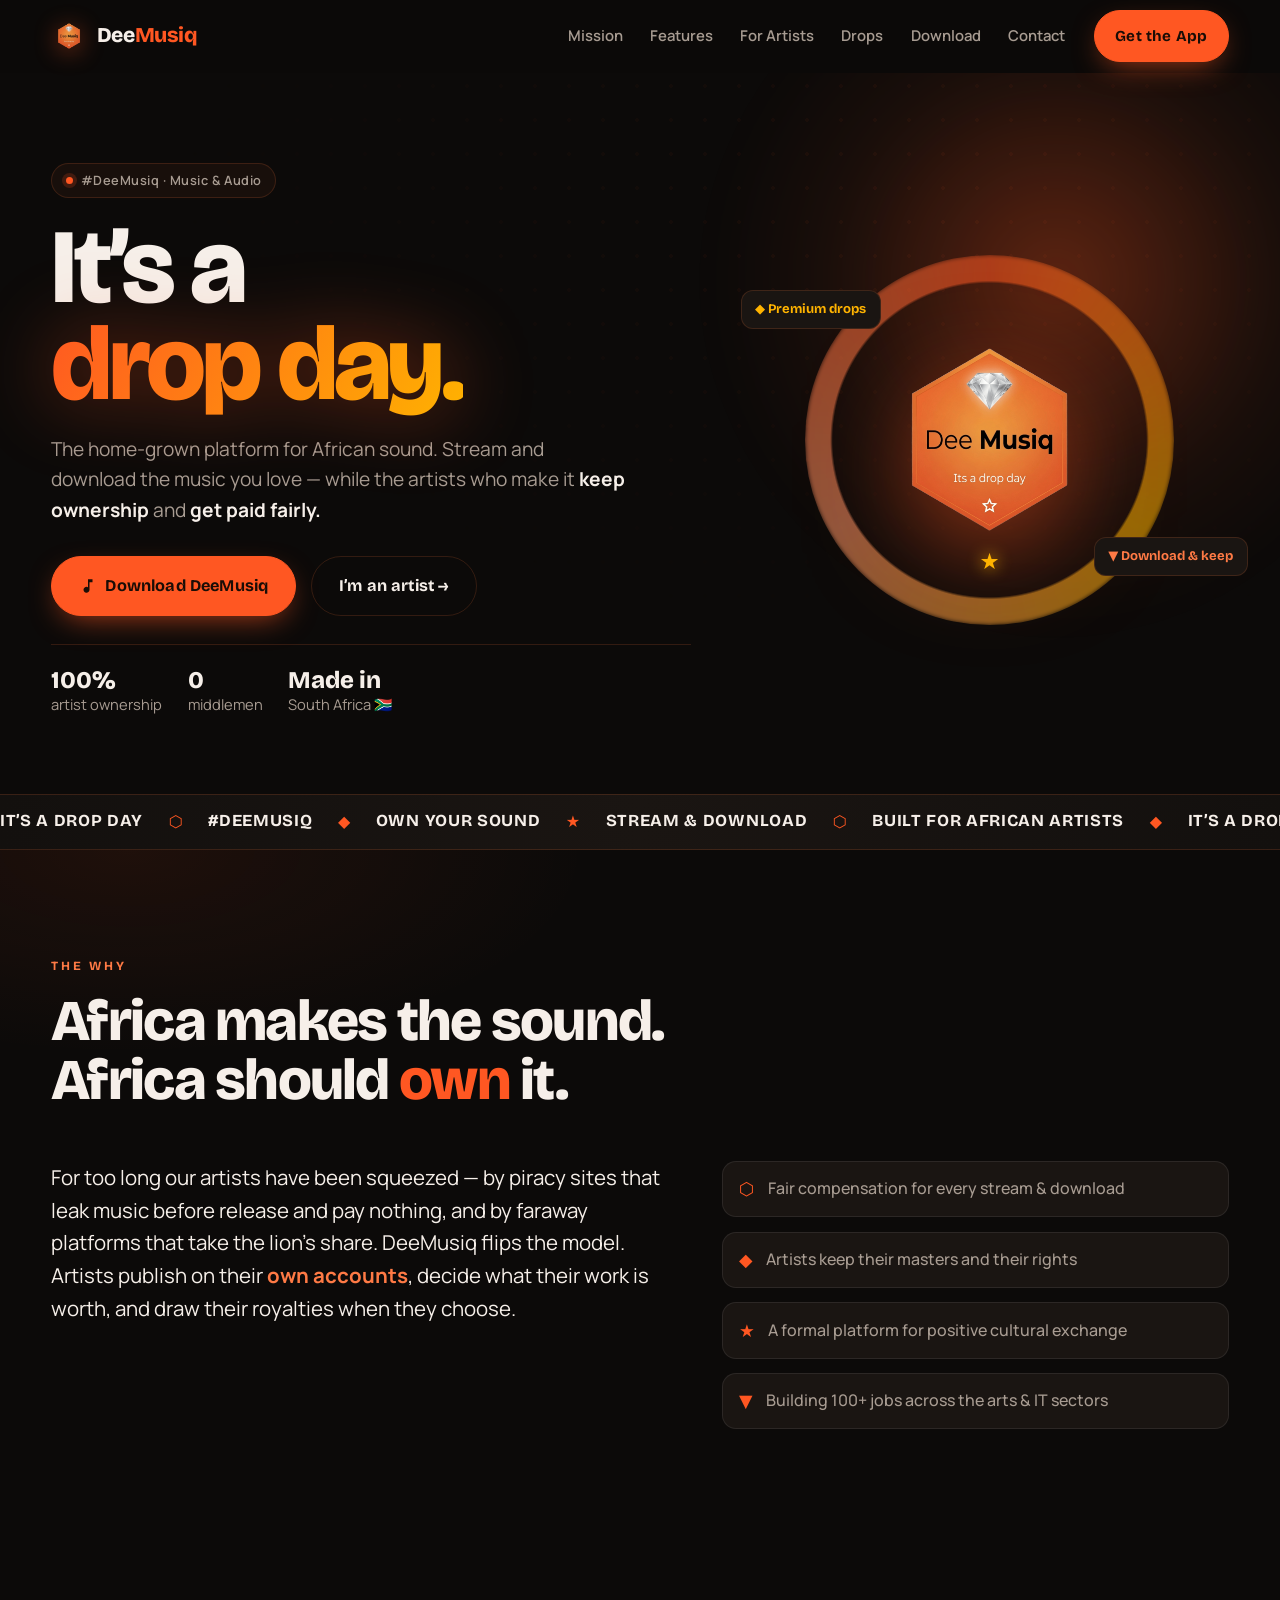
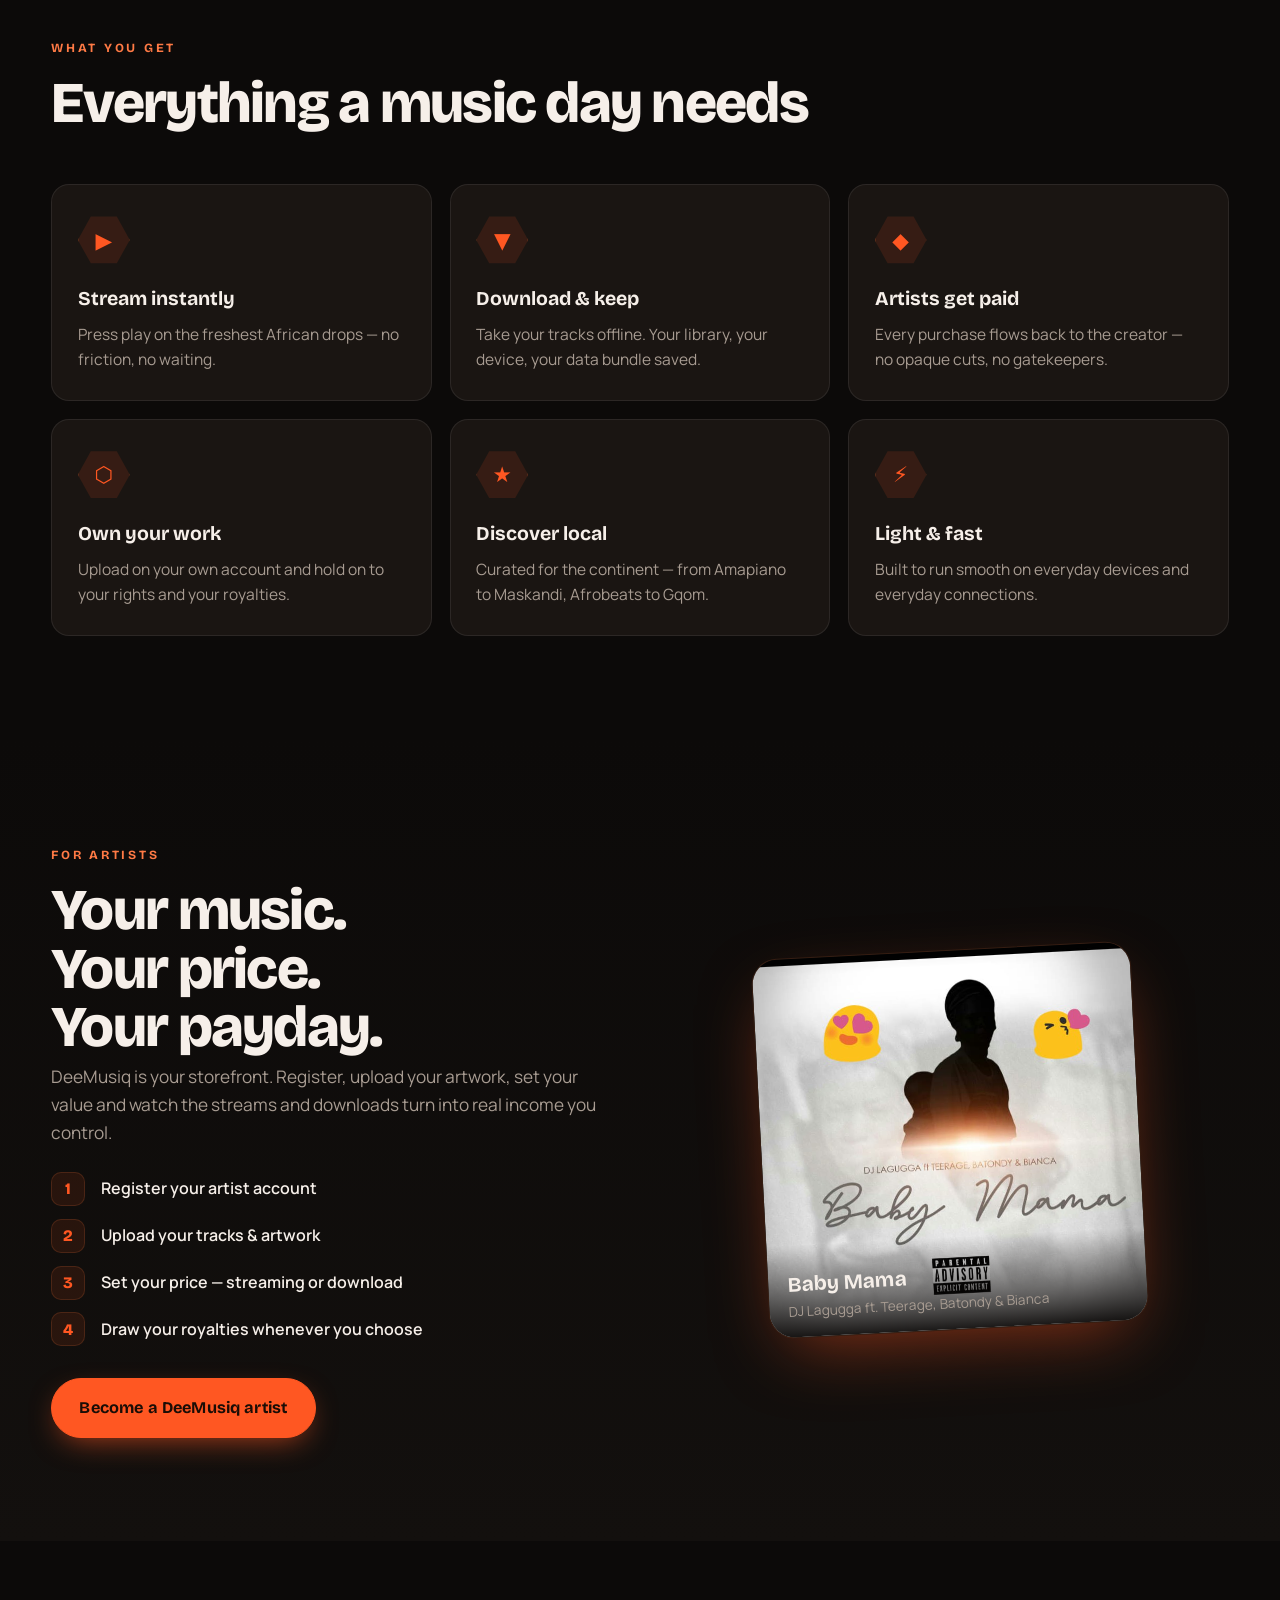
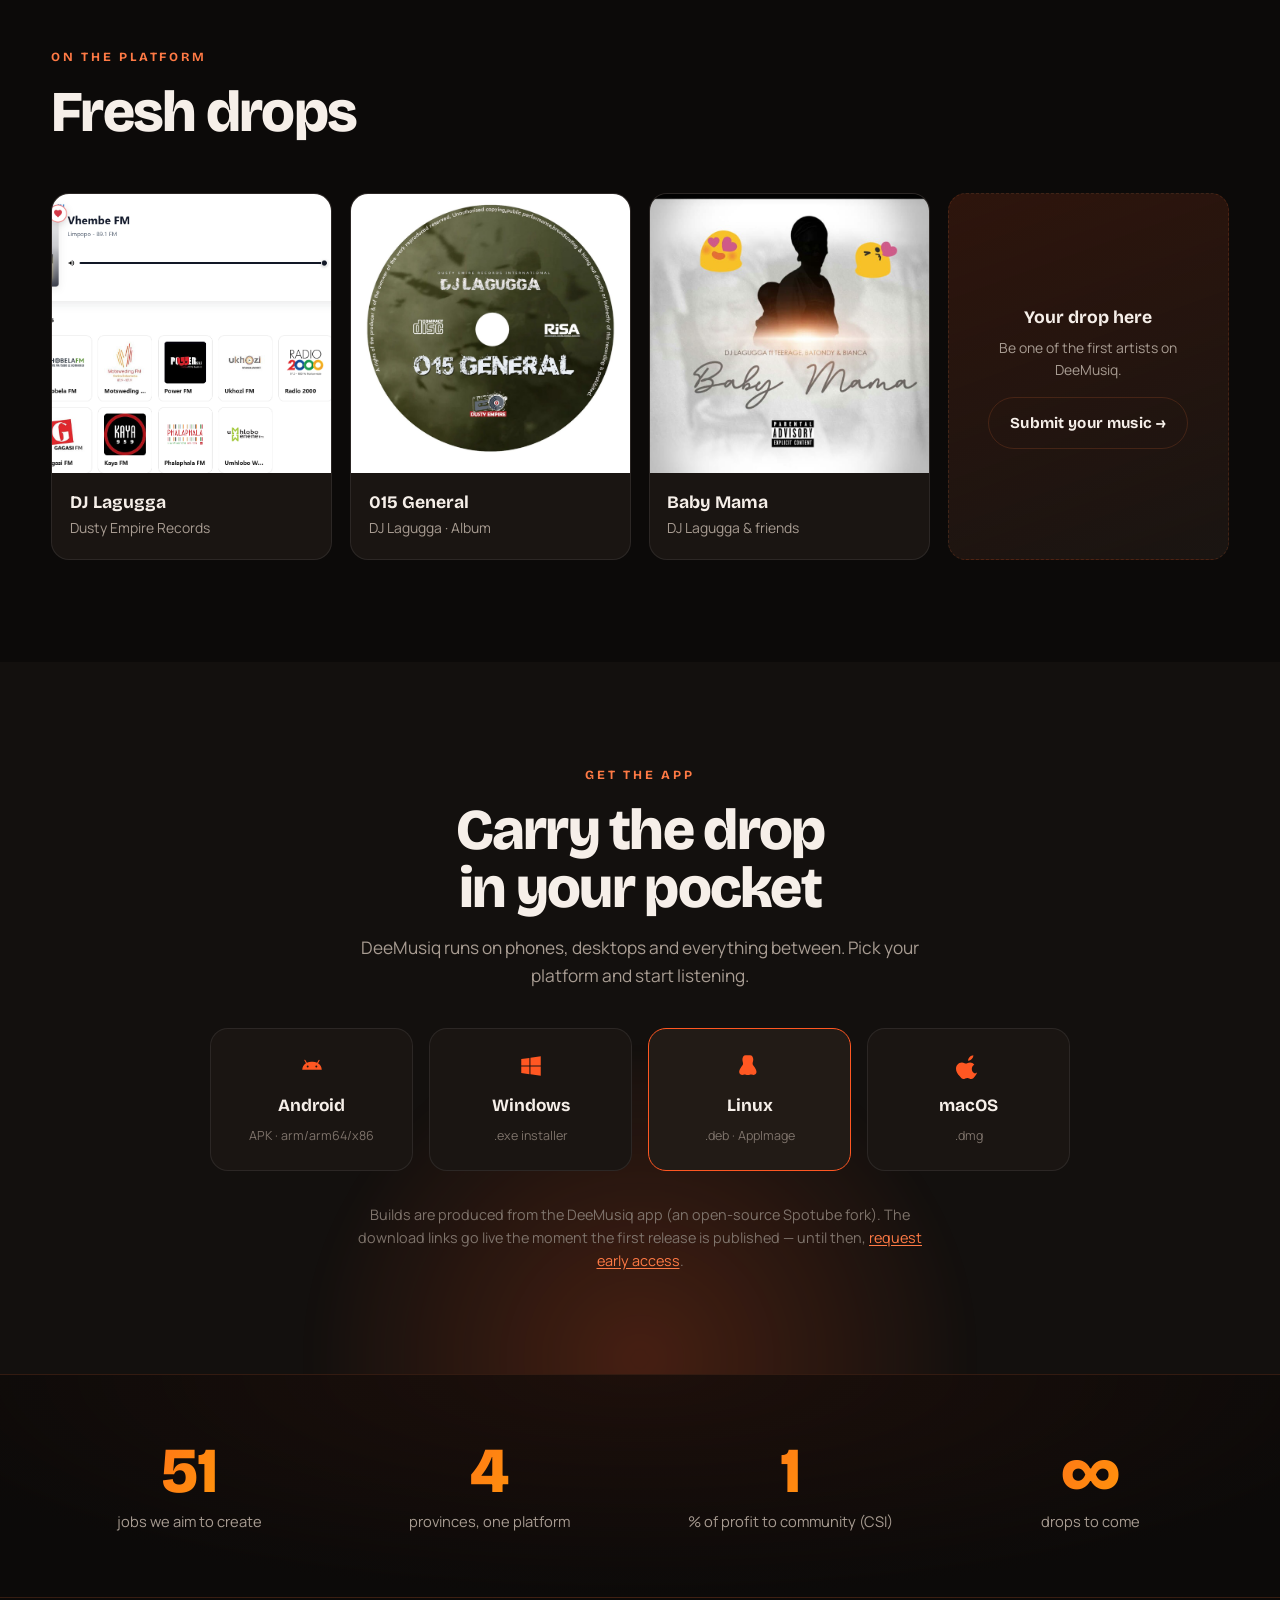
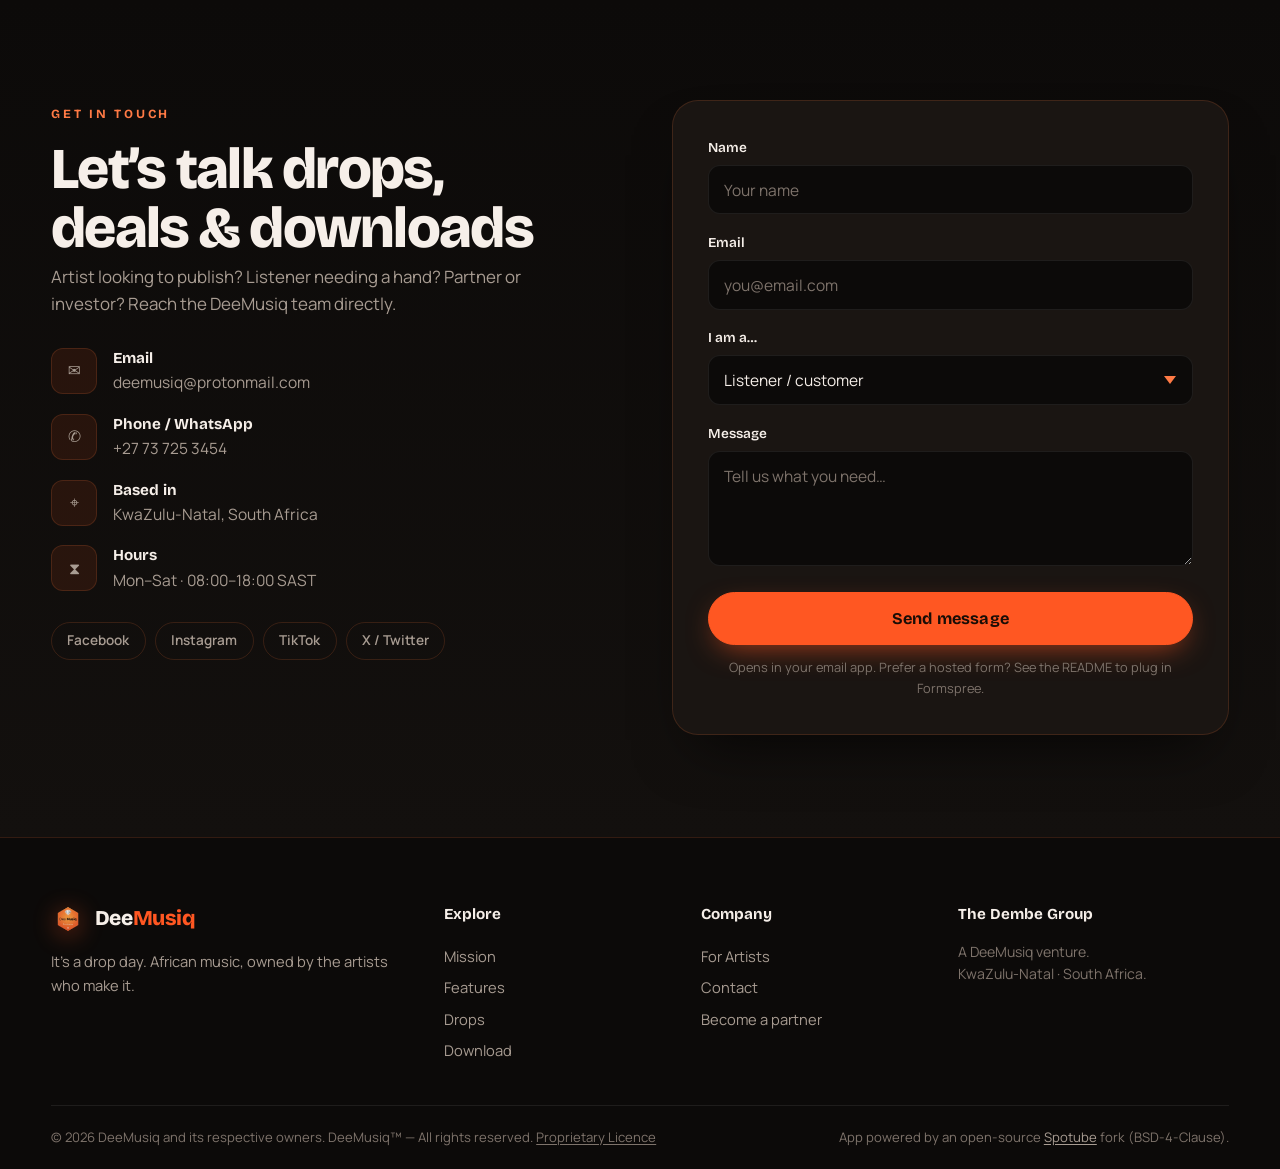
<file: index.html>
<!DOCTYPE html>
<html lang="en">
<head>
<meta charset="UTF-8" />
<meta name="viewport" content="width=device-width, initial-scale=1.0" />
<title>DeeMusiq — It's a drop day | African music, owned by artists</title>
<meta name="description" content="DeeMusiq is Africa's home-grown music platform. Stream and download the sound of the continent while artists keep ownership and get paid fairly. It's a drop day." />
<meta name="theme-color" content="#FF5722" />

<!-- Open Graph -->
<meta property="og:title" content="DeeMusiq — It's a drop day" />
<meta property="og:description" content="Stream & download African music. Artists own their work and get paid fairly. Built in South Africa." />
<meta property="og:type" content="website" />
<meta property="og:image" content="assets/img/apple-touch-icon.png" />

<link rel="icon" href="assets/img/favicon.ico" sizes="any" />
<link rel="icon" type="image/png" href="assets/img/favicon-32.png" />
<link rel="apple-touch-icon" href="assets/img/apple-touch-icon.png" />

<!-- Fonts: distinctive display + clean body -->
<link rel="preconnect" href="https://fonts.googleapis.com" />
<link rel="preconnect" href="https://fonts.gstatic.com" crossorigin />
<link href="https://fonts.googleapis.com/css2?family=Bricolage+Grotesque:opsz,wght@12..96,600;12..96,700;12..96,800&family=Manrope:wght@400;500;600;700&display=swap" rel="stylesheet" />

<link rel="stylesheet" href="css/styles.css" />
<!--
  Copyright (c) 2026 DeeMusiq and its respective owners. All rights reserved.
  DeeMusiq™ — "It's a drop day."

  This website, its source code, design, content, and brand assets are
  proprietary and confidential. Unauthorised copying, reproduction, distribution,
  modification, or commercial use is strictly prohibited and may result in civil
  and/or criminal liability under South African and international law.

  See LICENSE for full terms. Licensing enquiries: deemusiq@protonmail.com
-->
</head>
<body>
<a class="skip-link" href="#main">Skip to content</a>

<!-- ============ NAV ============ -->
<header class="nav" id="top">
  <div class="nav__inner">
    <a class="brand" href="#top" aria-label="DeeMusiq home">
      <img class="brand__mark" src="assets/img/logo.png" alt="" width="36" height="36" />
      <span class="brand__name">Dee<span>Musiq</span></span>
    </a>
    <nav class="nav__links" aria-label="Primary">
      <a href="#mission">Mission</a>
      <a href="#features">Features</a>
      <a href="#artists">For Artists</a>
      <a href="#drops">Drops</a>
      <a href="#download">Download</a>
      <a href="#contact">Contact</a>
    </nav>
    <a class="btn btn--solid nav__cta" href="#download">Get the App</a>
    <button class="nav__burger" aria-label="Open menu" aria-expanded="false" aria-controls="mobileMenu">
      <span></span><span></span><span></span>
    </button>
  </div>
  <nav class="nav__mobile" id="mobileMenu" aria-label="Mobile" hidden>
    <a href="#mission">Mission</a>
    <a href="#features">Features</a>
    <a href="#artists">For Artists</a>
    <a href="#drops">Drops</a>
    <a href="#download">Download</a>
    <a href="#contact">Contact</a>
    <a class="btn btn--solid" href="#download">Get the App</a>
  </nav>
</header>

<main id="main">

  <!-- ============ HERO ============ -->
  <section class="hero" id="hero">
    <div class="hero__honey" aria-hidden="true"></div>
    <div class="hero__glow" aria-hidden="true"></div>

    <div class="hero__inner">
      <div class="hero__copy">
        <span class="eyebrow reveal"><span class="dot"></span> #DeeMusiq · Music &amp; Audio</span>
        <h1 class="hero__title reveal">
          It&rsquo;s a<br><span class="hl">drop&nbsp;day.</span>
        </h1>
        <p class="hero__lead reveal">
          The home-grown platform for African sound. Stream and download the music you love —
          while the artists who make it <strong>keep ownership</strong> and <strong>get paid fairly.</strong>
        </p>
        <div class="hero__cta reveal">
          <a class="btn btn--solid btn--lg" href="#download">
            <svg viewBox="0 0 24 24" width="18" height="18" aria-hidden="true"><path fill="currentColor" d="M12 3v10.55A4 4 0 1 0 14 17V7h4V3z"/></svg>
            Download DeeMusiq
          </a>
          <a class="btn btn--ghost btn--lg" href="#artists">I&rsquo;m an artist →</a>
        </div>
        <ul class="hero__meta reveal">
          <li><strong>100%</strong> artist ownership</li>
          <li><strong>0</strong> middlemen</li>
          <li><strong>Made in</strong> South Africa 🇿🇦</li>
        </ul>
      </div>

      <div class="hero__art reveal" aria-hidden="true">
        <div class="hexcard">
          <div class="hexcard__ring"></div>
          <img src="assets/img/logo.png" alt="" class="hexcard__logo" />
          <span class="hexcard__star">★</span>
        </div>
        <div class="floatchip floatchip--1">◆ Premium drops</div>
        <div class="floatchip floatchip--2">▼ Download &amp; keep</div>
      </div>
    </div>
  </section>

  <!-- ============ TICKER ============ -->
  <div class="ticker" aria-hidden="true">
    <div class="ticker__track">
      <span>It&rsquo;s a drop day</span><i>⬡</i><span>#DeeMusiq</span><i>◆</i><span>Own your sound</span><i>★</i><span>Stream &amp; download</span><i>⬡</i><span>Built for African artists</span><i>◆</i>
      <span>It&rsquo;s a drop day</span><i>⬡</i><span>#DeeMusiq</span><i>◆</i><span>Own your sound</span><i>★</i><span>Stream &amp; download</span><i>⬡</i><span>Built for African artists</span><i>◆</i>
    </div>
  </div>

  <!-- ============ MISSION ============ -->
  <section class="section mission" id="mission">
    <div class="wrap">
      <div class="section__head">
        <span class="kicker">The why</span>
        <h2 class="section__title">Africa makes the sound.<br>Africa should <em>own</em> it.</h2>
      </div>
      <div class="mission__grid">
        <p class="mission__lead">
          For too long our artists have been squeezed — by piracy sites that leak music before
          release and pay nothing, and by faraway platforms that take the lion&rsquo;s share.
          DeeMusiq flips the model. Artists publish on their <strong>own accounts</strong>,
          decide what their work is worth, and draw their royalties when they choose.
        </p>
        <ul class="mission__points">
          <li><span>⬡</span> Fair compensation for every stream &amp; download</li>
          <li><span>◆</span> Artists keep their masters and their rights</li>
          <li><span>★</span> A formal platform for positive cultural exchange</li>
          <li><span>▼</span> Building 100+ jobs across the arts &amp; IT sectors</li>
        </ul>
      </div>
    </div>
  </section>

  <!-- ============ FEATURES ============ -->
  <section class="section features" id="features">
    <div class="wrap">
      <div class="section__head">
        <span class="kicker">What you get</span>
        <h2 class="section__title">Everything a music day needs</h2>
      </div>
      <div class="feat__grid">
        <article class="feat">
          <div class="feat__ic">▶</div>
          <h3>Stream instantly</h3>
          <p>Press play on the freshest African drops — no friction, no waiting.</p>
        </article>
        <article class="feat">
          <div class="feat__ic">▼</div>
          <h3>Download &amp; keep</h3>
          <p>Take your tracks offline. Your library, your device, your data bundle saved.</p>
        </article>
        <article class="feat">
          <div class="feat__ic">◆</div>
          <h3>Artists get paid</h3>
          <p>Every purchase flows back to the creator — no opaque cuts, no gatekeepers.</p>
        </article>
        <article class="feat">
          <div class="feat__ic">⬡</div>
          <h3>Own your work</h3>
          <p>Upload on your own account and hold on to your rights and your royalties.</p>
        </article>
        <article class="feat">
          <div class="feat__ic">★</div>
          <h3>Discover local</h3>
          <p>Curated for the continent — from Amapiano to Maskandi, Afrobeats to Gqom.</p>
        </article>
        <article class="feat">
          <div class="feat__ic">⚡</div>
          <h3>Light &amp; fast</h3>
          <p>Built to run smooth on everyday devices and everyday connections.</p>
        </article>
      </div>
    </div>
  </section>

  <!-- ============ FOR ARTISTS ============ -->
  <section class="section artists" id="artists">
    <div class="wrap artists__wrap">
      <div class="artists__copy">
        <span class="kicker">For artists</span>
        <h2 class="section__title">Your music.<br>Your price.<br>Your payday.</h2>
        <p>DeeMusiq is your storefront. Register, upload your artwork, set your value and
          watch the streams and downloads turn into real income you control.</p>
        <ol class="steps">
          <li><span>1</span> Register your artist account</li>
          <li><span>2</span> Upload your tracks &amp; artwork</li>
          <li><span>3</span> Set your price — streaming or download</li>
          <li><span>4</span> Draw your royalties whenever you choose</li>
        </ol>
        <a class="btn btn--solid btn--lg" href="#contact">Become a DeeMusiq artist</a>
      </div>
      <div class="artists__visual" aria-hidden="true">
        <figure class="drop">
          <img src="assets/img/cover-babymama.jpg" alt="" />
          <figcaption><strong>Baby Mama</strong><span>DJ Lagugga ft. Teerage, Batondy &amp; Bianca</span></figcaption>
        </figure>
      </div>
    </div>
  </section>

  <!-- ============ DROPS / FEATURED ============ -->
  <section class="section drops" id="drops">
    <div class="wrap">
      <div class="section__head">
        <span class="kicker">On the platform</span>
        <h2 class="section__title">Fresh drops</h2>
      </div>
      <div class="drops__grid">
        <article class="card">
          <div class="card__art"><img src="assets/img/artist-lagugga.png" alt="DJ Lagugga" /><span class="card__play">▶</span></div>
          <div class="card__body"><h3>DJ Lagugga</h3><p>Dusty Empire Records</p></div>
        </article>
        <article class="card">
          <div class="card__art"><img src="assets/img/cd-015general.jpg" alt="015 General" /><span class="card__play">▶</span></div>
          <div class="card__body"><h3>015 General</h3><p>DJ Lagugga · Album</p></div>
        </article>
        <article class="card">
          <div class="card__art"><img src="assets/img/cover-babymama.jpg" alt="Baby Mama" /><span class="card__play">▶</span></div>
          <div class="card__body"><h3>Baby Mama</h3><p>DJ Lagugga &amp; friends</p></div>
        </article>
        <article class="card card--cta">
          <div class="card__body card__body--cta">
            <h3>Your drop here</h3>
            <p>Be one of the first artists on DeeMusiq.</p>
            <a class="btn btn--ghost" href="#contact">Submit your music →</a>
          </div>
        </article>
      </div>
    </div>
  </section>

  <!-- ============ DOWNLOAD ============ -->
  <section class="section download" id="download">
    <div class="download__glow" aria-hidden="true"></div>
    <div class="wrap download__wrap">
      <span class="kicker">Get the app</span>
      <h2 class="section__title">Carry the drop<br>in your pocket</h2>
      <p class="download__lead">DeeMusiq runs on phones, desktops and everything between.
        Pick your platform and start listening.</p>

      <div class="dl__grid">
        <a class="dl" data-platform="android" href="#contact">
          <svg viewBox="0 0 24 24" width="26" height="26" aria-hidden="true"><path fill="currentColor" d="M17.6 9.5 19 7a.5.5 0 0 0-.86-.5l-1.43 2.48A8.9 8.9 0 0 0 12 8a8.9 8.9 0 0 0-4.7 1L5.86 6.5A.5.5 0 1 0 5 7l1.4 2.5A7.6 7.6 0 0 0 3 15.5h18a7.6 7.6 0 0 0-3.4-6ZM8 13.4a.9.9 0 1 1 .9-.9.9.9 0 0 1-.9.9Zm8 0a.9.9 0 1 1 .9-.9.9.9 0 0 1-.9.9Z"/></svg>
          <span class="dl__k">Android</span><span class="dl__s">APK · arm/arm64/x86</span>
        </a>
        <a class="dl" data-platform="windows" href="#contact">
          <svg viewBox="0 0 24 24" width="26" height="26" aria-hidden="true"><path fill="currentColor" d="M3 5.5 10.5 4.5v7H3zM10.5 12.5v7L3 18.5v-6zM11.5 4.3 21 3v8.5h-9.5zM21 12.5V21l-9.5-1.3v-7.2z"/></svg>
          <span class="dl__k">Windows</span><span class="dl__s">.exe installer</span>
        </a>
        <a class="dl" data-platform="linux" href="#contact">
          <svg viewBox="0 0 24 24" width="26" height="26" aria-hidden="true"><path fill="currentColor" d="M12 2c2 0 3 1.8 3 4 0 1.7-.6 2.6-.6 3.9 0 1 .8 1.6 1.7 3 1 1.6 1.9 3.1 1.9 4.6 0 2-1.7 2.7-3 2.7-1 0-1.3-.4-2-.4s-1.6.6-3 .6-2.3-.6-3-.6-1 .4-2 .4c-1.3 0-3-.7-3-2.7 0-1.5.9-3 1.9-4.6.9-1.4 1.7-2 1.7-3 0-1.3-.6-2.2-.6-3.9 0-2.2 1-4 3-4Z"/></svg>
          <span class="dl__k">Linux</span><span class="dl__s">.deb · AppImage</span>
        </a>
        <a class="dl" data-platform="macos" href="#contact">
          <svg viewBox="0 0 24 24" width="26" height="26" aria-hidden="true"><path fill="currentColor" d="M16 2c0 1.5-.6 2.7-1.5 3.6-1 1-2.2 1.7-3.3 1.6-.2-1.4.6-2.8 1.4-3.6C13.5 2.7 15 2.1 16 2Zm3.5 16c-.5 1.2-1.1 2.3-2 3.4-1 1.3-1.9 2.6-3.4 2.6s-2-1-3.6-1-2.5 1-3.7 1-2.3-1.2-3.3-2.5C-.2 18-1 13.5 1.3 10.8c1-1.3 2.6-2.1 4.2-2.1 1.5 0 2.5 1 3.7 1s2-1 3.8-1c1.4 0 2.9.8 3.9 2.1-3.4 1.9-2.9 6.8.6 8.2Z"/></svg>
          <span class="dl__k">macOS</span><span class="dl__s">.dmg</span>
        </a>
      </div>
      <p class="download__note" id="dlNote">
        Builds are produced from the DeeMusiq app (an open-source Spotube fork).
        The download links go live the moment the first release is published — until then,
        <a href="#contact">request early access</a>.
      </p>
    </div>
  </section>

  <!-- ============ STATS ============ -->
  <section class="stats" aria-label="By the numbers">
    <div class="wrap stats__grid">
      <div class="stat"><b data-count="100">100</b><span>jobs we aim to create</span></div>
      <div class="stat"><b data-count="9">9</b><span>provinces, one platform</span></div>
      <div class="stat"><b data-count="2">2</b><span>% of profit to community (CSI)</span></div>
      <div class="stat"><b>∞</b><span>drops to come</span></div>
    </div>
  </section>

  <!-- ============ CONTACT ============ -->
  <section class="section contact" id="contact">
    <div class="wrap contact__wrap">
      <div class="contact__copy">
        <span class="kicker">Get in touch</span>
        <h2 class="section__title">Let&rsquo;s talk drops,<br>deals &amp; downloads</h2>
        <p>Artist looking to publish? Listener needing a hand? Partner or investor?
          Reach the DeeMusiq team directly.</p>

        <ul class="contact__list">
          <li>
            <span class="contact__ic">✉</span>
            <div><b>Email</b><a href="mailto:deemusiq@protonmail.com">deemusiq@protonmail.com</a></div>
          </li>
          <li>
            <span class="contact__ic">✆</span>
            <div><b>Phone / WhatsApp</b><a href="tel:+27737253454">+27 73 725 3454</a></div>
          </li>
          <li>
            <span class="contact__ic">⌖</span>
            <div><b>Based in</b><span>KwaZulu-Natal, South Africa</span></div>
          </li>
          <li>
            <span class="contact__ic">⧗</span>
            <div><b>Hours</b><span>Mon–Sat · 08:00–18:00 SAST</span></div>
          </li>
        </ul>

        <div class="contact__socials">
          <a href="#" aria-label="Facebook">Facebook</a>
          <a href="#" aria-label="Instagram">Instagram</a>
          <a href="#" aria-label="TikTok">TikTok</a>
          <a href="#" aria-label="X">X / Twitter</a>
        </div>
      </div>

      <form class="contact__form" id="contactForm" novalidate>
        <div class="field">
          <label for="cf-name">Name</label>
          <input id="cf-name" name="name" type="text" autocomplete="name" required placeholder="Your name" />
        </div>
        <div class="field">
          <label for="cf-email">Email</label>
          <input id="cf-email" name="email" type="email" autocomplete="email" required placeholder="you@email.com" />
        </div>
        <div class="field">
          <label for="cf-topic">I am a…</label>
          <select id="cf-topic" name="topic">
            <option>Listener / customer</option>
            <option>Artist wanting to publish</option>
            <option>Partner / investor</option>
            <option>Press / other</option>
          </select>
        </div>
        <div class="field">
          <label for="cf-msg">Message</label>
          <textarea id="cf-msg" name="message" rows="4" required placeholder="Tell us what you need…"></textarea>
        </div>
        <button class="btn btn--solid btn--lg btn--block" type="submit">Send message</button>
        <p class="form__hint">Opens in your email app. Prefer a hosted form? See the README to plug in Formspree.</p>
      </form>
    </div>
  </section>
</main>

<!-- ============ FOOTER ============ -->
<footer class="footer">
  <div class="wrap footer__grid">
    <div class="footer__brand">
      <a class="brand" href="#top">
        <img class="brand__mark" src="assets/img/logo.png" alt="" width="34" height="34" />
        <span class="brand__name">Dee<span>Musiq</span></span>
      </a>
      <p>It&rsquo;s a drop day. African music, owned by the artists who make it.</p>
    </div>
    <nav class="footer__col" aria-label="Explore">
      <h4>Explore</h4>
      <a href="#mission">Mission</a>
      <a href="#features">Features</a>
      <a href="#drops">Drops</a>
      <a href="#download">Download</a>
    </nav>
    <nav class="footer__col" aria-label="Company">
      <h4>Company</h4>
      <a href="#artists">For Artists</a>
      <a href="#contact">Contact</a>
      <a href="#contact">Become a partner</a>
    </nav>
    <div class="footer__col">
      <h4>The Dembe Group</h4>
      <p class="footer__fine">A DeeMusiq venture.<br>KwaZulu-Natal · South Africa.</p>
    </div>
  </div>
  <div class="footer__bar">
    <span>© <span id="yr">2026</span> DeeMusiq and its respective owners. DeeMusiq™ — All rights reserved. <a href="LICENSE" class="footer__license">Proprietary Licence</a></span>
    <span class="footer__attr">App powered by an open-source <a href="https://github.com/KRTirtho/spotube" rel="noopener">Spotube</a> fork (BSD-4-Clause).</span>
  </div>
</footer>

<script src="js/main.js"></script>
</body>
</html>
</file>
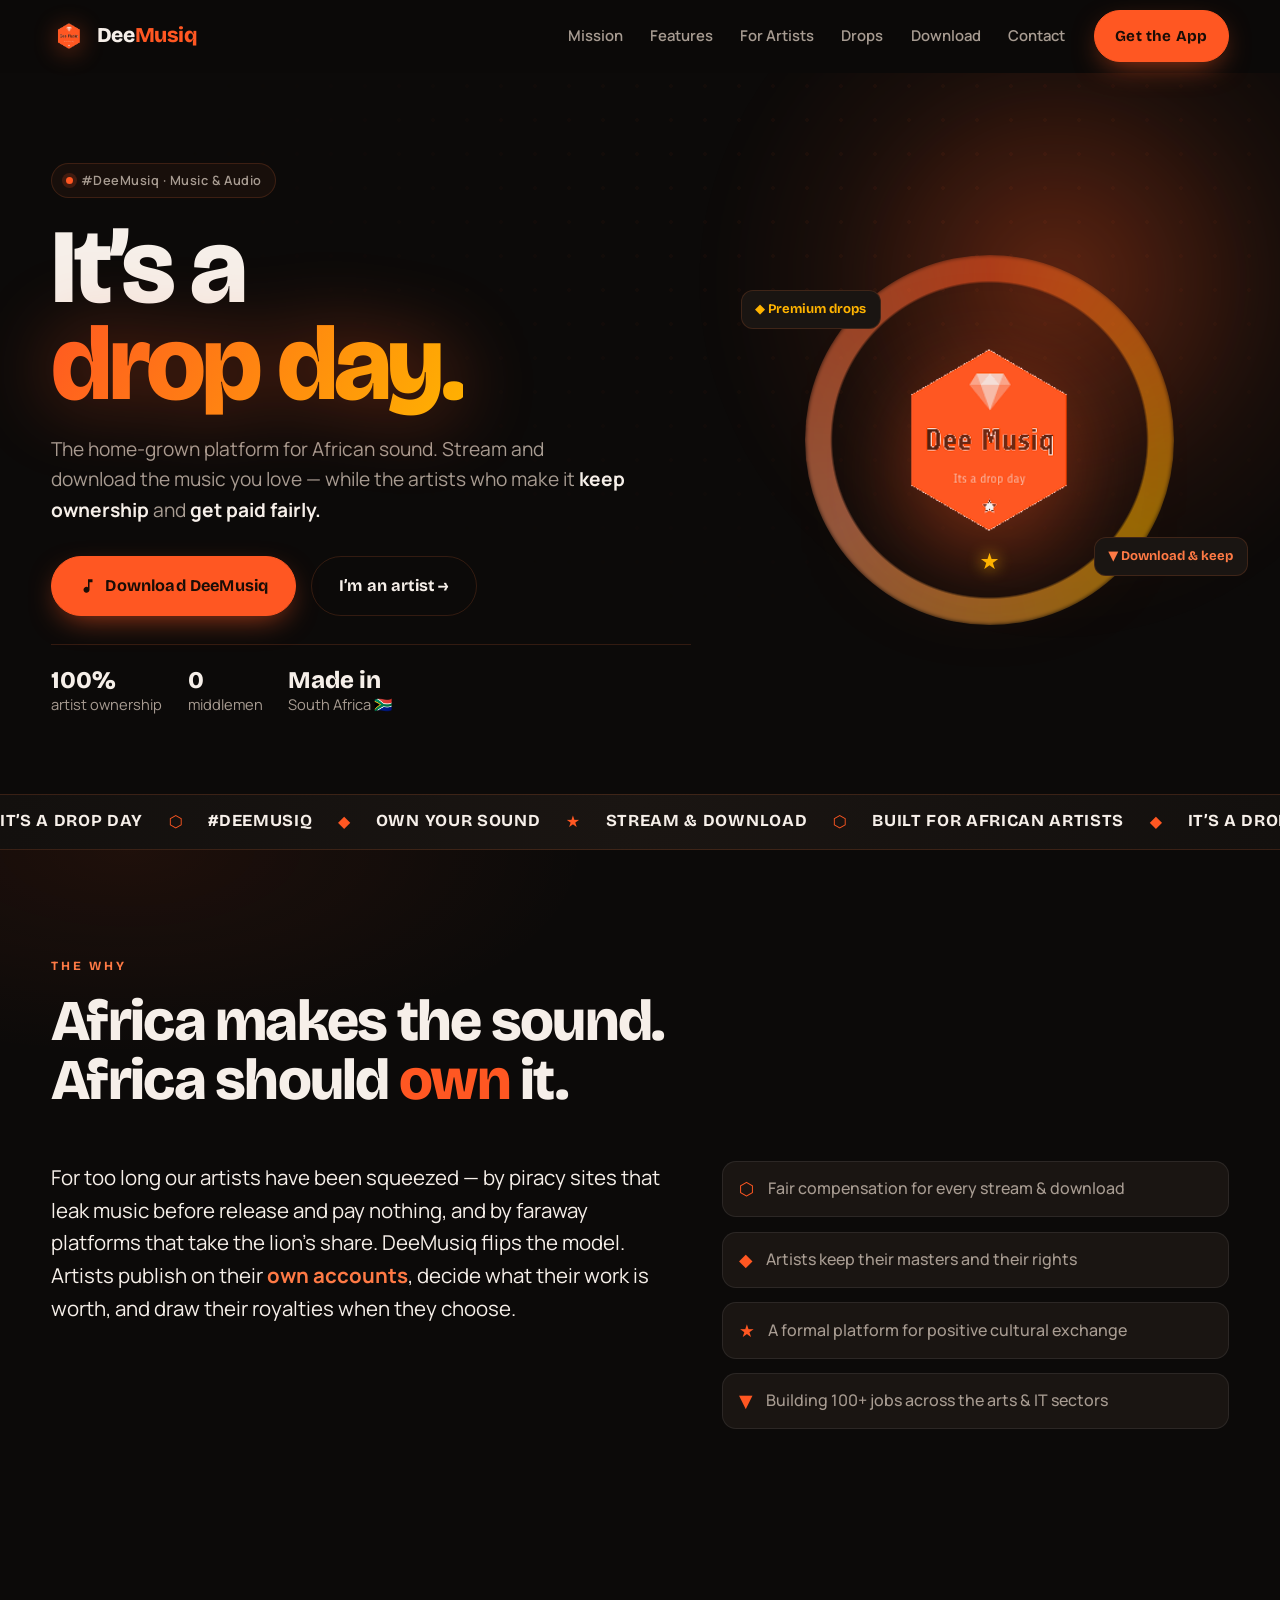
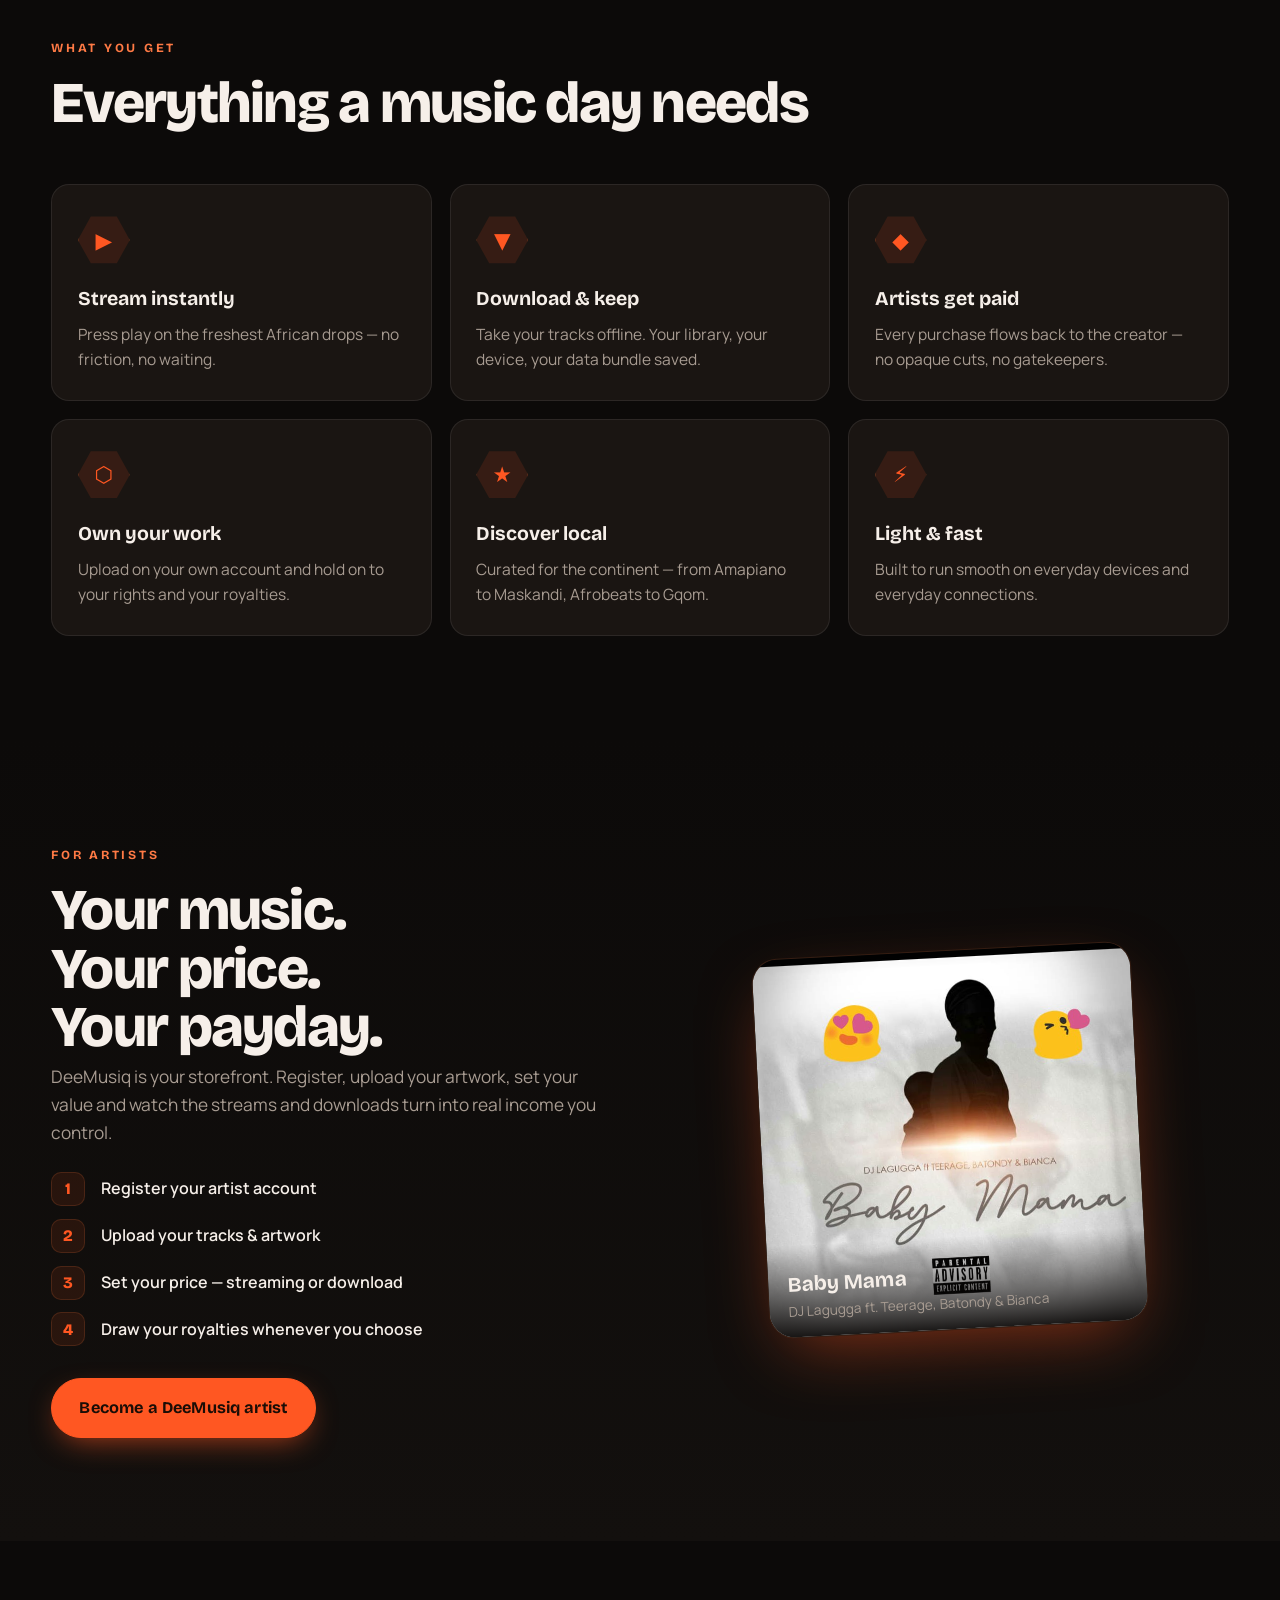
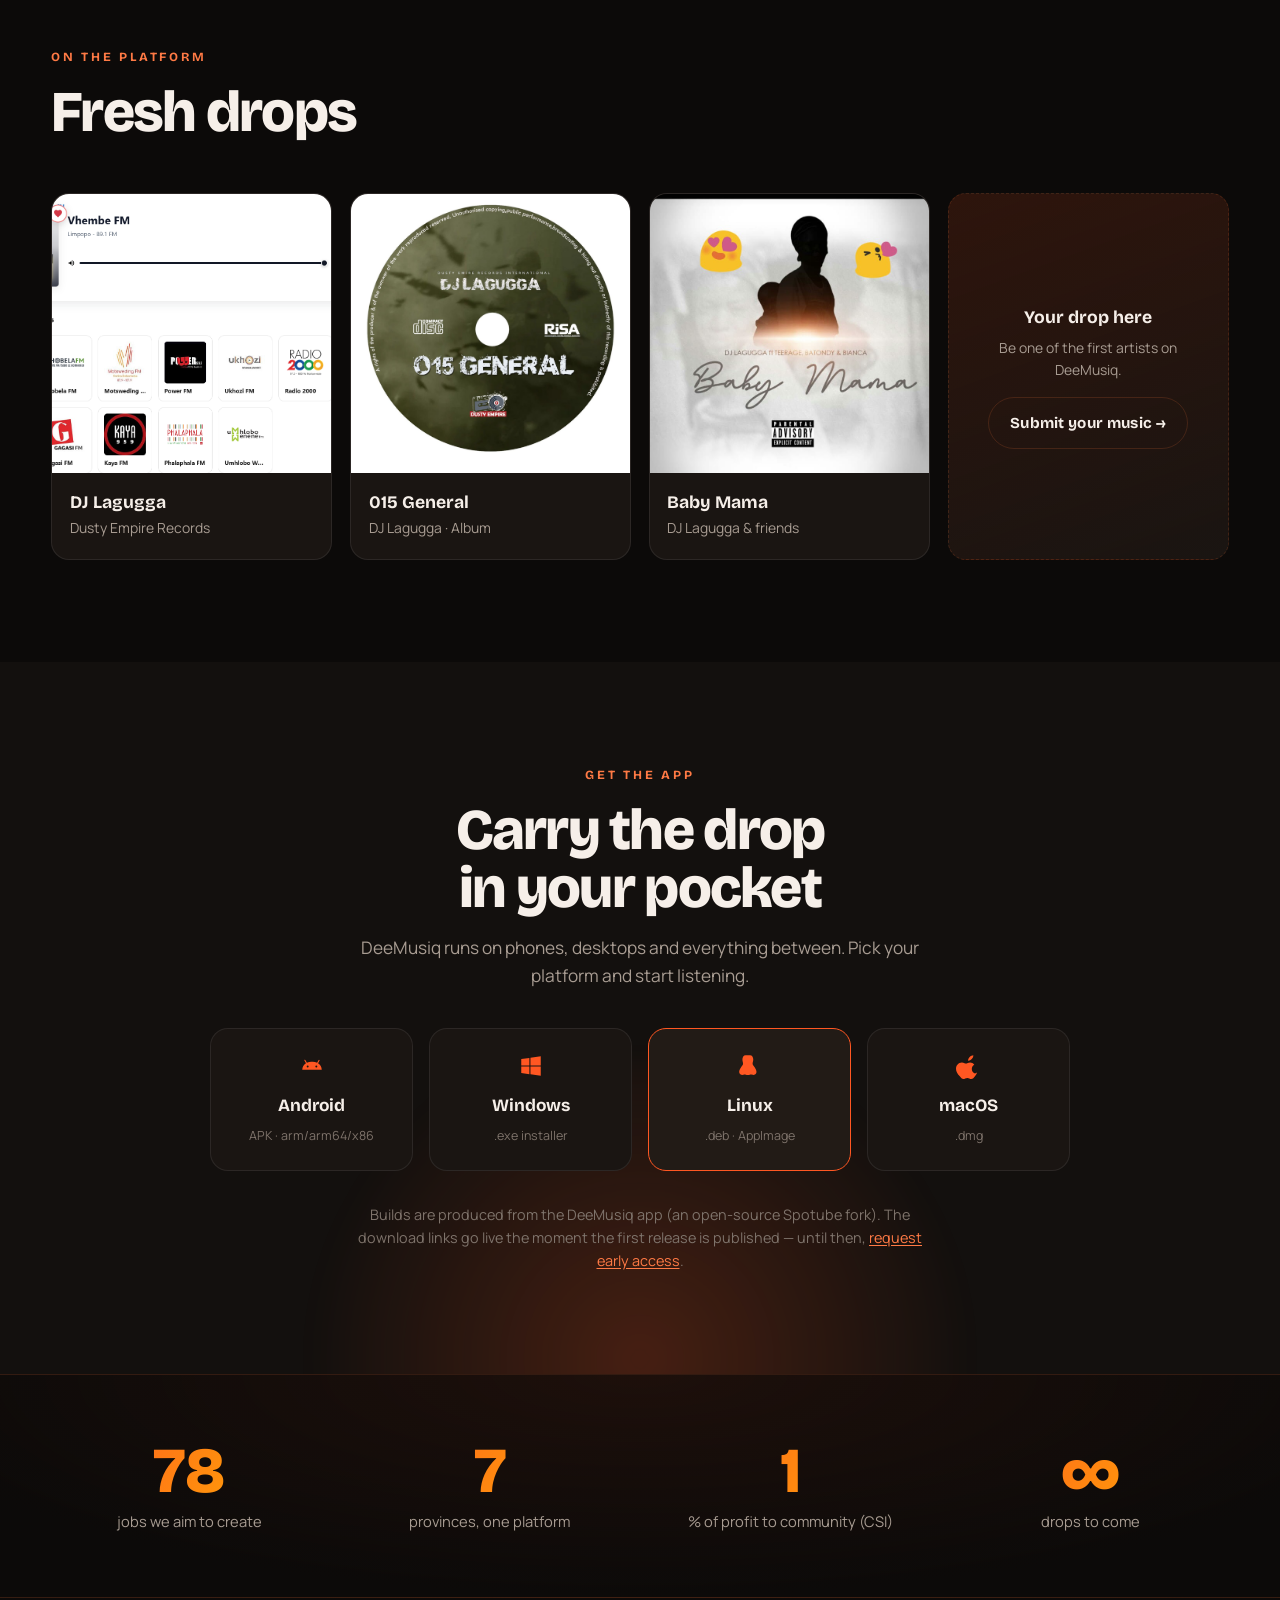
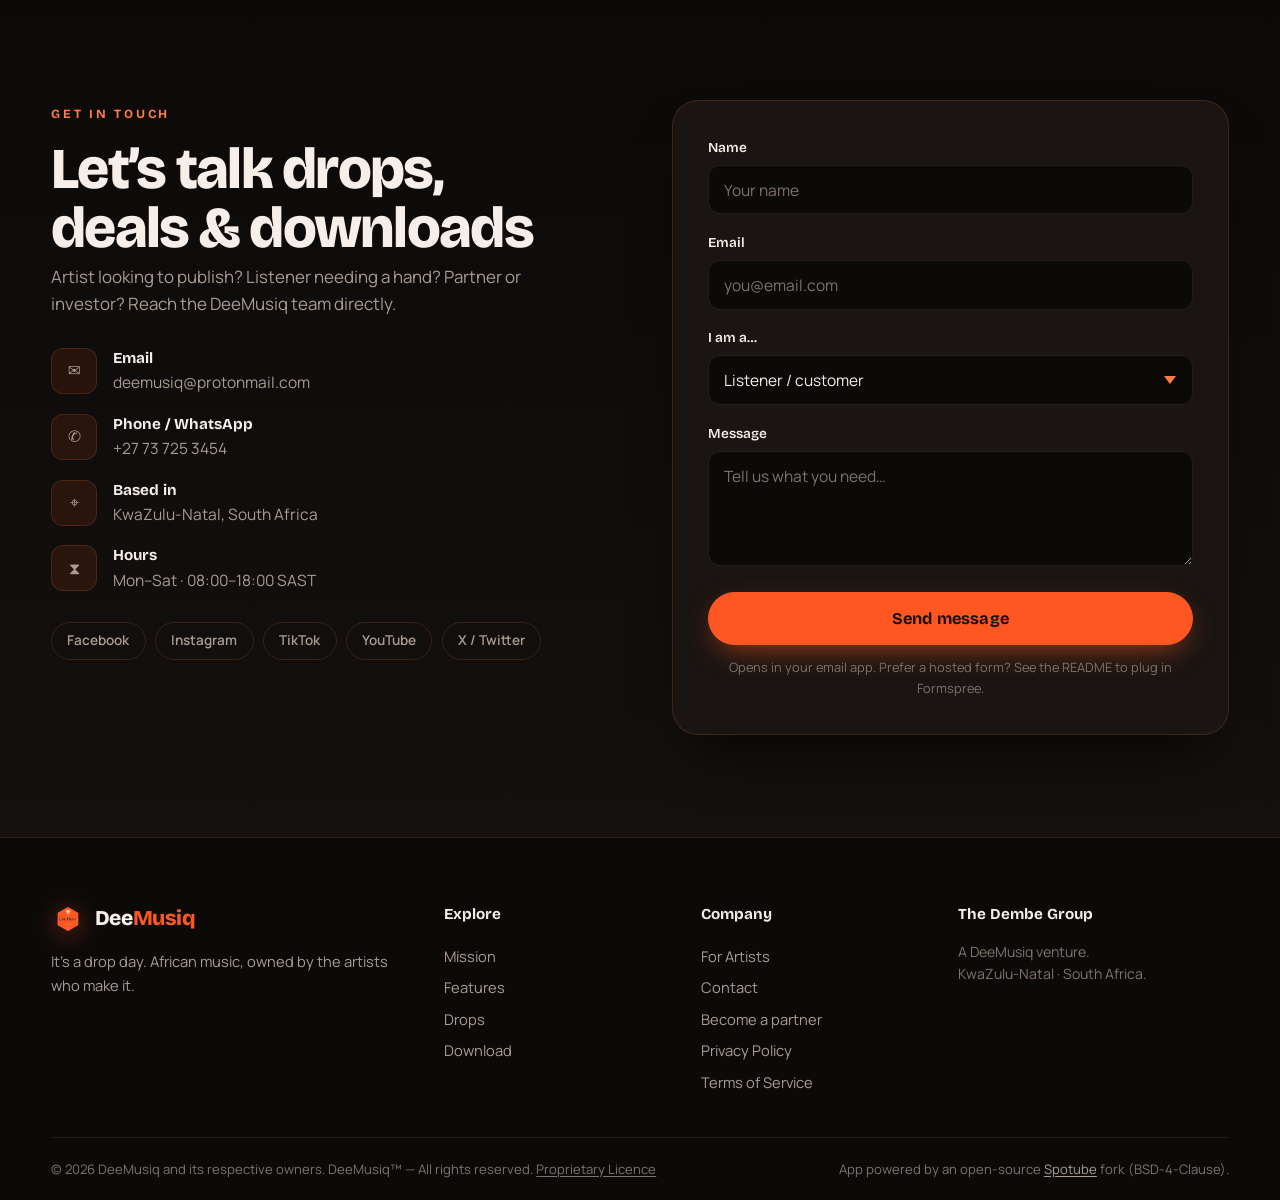
<file: deemusiq-site/index.html>
<!DOCTYPE html>
<html lang="en">
<head>
<meta charset="UTF-8" />
<meta name="viewport" content="width=device-width, initial-scale=1.0" />
<title>DeeMusiq — It's a drop day | African music, owned by artists</title>
<meta name="description" content="DeeMusiq is Africa's home-grown music platform. Stream and download the sound of the continent while artists keep ownership and get paid fairly. It's a drop day." />
<meta name="theme-color" content="#0c0a09" />
<link rel="canonical" href="https://deemusiq.github.io/deemusiq/" />

<!-- Open Graph -->
<meta property="og:site_name" content="DeeMusiq" />
<meta property="og:title" content="DeeMusiq — It's a drop day" />
<meta property="og:description" content="Stream & download African music. Artists own their work and get paid fairly. Built in South Africa." />
<meta property="og:type" content="website" />
<meta property="og:url" content="https://deemusiq.github.io/deemusiq/" />
<meta property="og:image" content="https://deemusiq.github.io/deemusiq/assets/img/og-image.png" />
<meta property="og:image:width" content="1200" />
<meta property="og:image:height" content="630" />
<meta property="og:image:alt" content="DeeMusiq — It's a drop day" />

<!-- Twitter card -->
<meta name="twitter:card" content="summary_large_image" />
<meta name="twitter:title" content="DeeMusiq — It's a drop day" />
<meta name="twitter:description" content="Stream & download African music. Artists own their work and get paid fairly. Built in South Africa." />
<meta name="twitter:image" content="https://deemusiq.github.io/deemusiq/assets/img/og-image.png" />

<link rel="icon" href="assets/img/favicon.ico" sizes="any" />
<link rel="icon" type="image/png" sizes="32x32" href="assets/img/favicon-32.png" />
<link rel="apple-touch-icon" href="assets/img/apple-touch-icon.png" />
<link rel="manifest" href="site.webmanifest" />

<!-- Fonts: distinctive display + clean body -->
<link rel="preconnect" href="https://fonts.googleapis.com" />
<link rel="preconnect" href="https://fonts.gstatic.com" crossorigin />
<link href="https://fonts.googleapis.com/css2?family=Bricolage+Grotesque:opsz,wght@12..96,600;12..96,700;12..96,800&family=Manrope:wght@400;500;600;700&display=swap" rel="stylesheet" />

<link rel="stylesheet" href="css/styles.css" />
<!--
  Copyright (c) 2026 DeeMusiq and its respective owners. All rights reserved.
  DeeMusiq™ — "It's a drop day."

  This website, its source code, design, content, and brand assets are
  proprietary and confidential. Unauthorised copying, reproduction, distribution,
  modification, or commercial use is strictly prohibited and may result in civil
  and/or criminal liability under South African and international law.

  See LICENSE for full terms. Licensing enquiries: deemusiq@protonmail.com
-->
</head>
<body>
<a class="skip-link" href="#main">Skip to content</a>

<!-- ============ NAV ============ -->
<header class="nav" id="top">
  <div class="nav__inner">
    <a class="brand" href="#top" aria-label="DeeMusiq home">
      <img class="brand__mark" src="assets/img/logo.png" alt="DeeMusiq" width="36" height="36" />
      <span class="brand__name">Dee<span>Musiq</span></span>
    </a>
    <nav class="nav__links" aria-label="Primary">
      <a href="#mission">Mission</a>
      <a href="#features">Features</a>
      <a href="#artists">For Artists</a>
      <a href="#drops">Drops</a>
      <a href="#download">Download</a>
      <a href="#contact">Contact</a>
    </nav>
    <a class="btn btn--solid nav__cta" href="#download">Get the App</a>
    <button class="nav__burger" aria-label="Open menu" aria-expanded="false" aria-controls="mobileMenu">
      <span></span><span></span><span></span>
    </button>
  </div>
  <nav class="nav__mobile" id="mobileMenu" aria-label="Mobile" hidden>
    <a href="#mission">Mission</a>
    <a href="#features">Features</a>
    <a href="#artists">For Artists</a>
    <a href="#drops">Drops</a>
    <a href="#download">Download</a>
    <a href="#contact">Contact</a>
    <a class="btn btn--solid" href="#download">Get the App</a>
  </nav>
</header>

<main id="main">

  <!-- ============ HERO ============ -->
  <section class="hero" id="hero">
    <div class="hero__honey" aria-hidden="true"></div>
    <div class="hero__glow" aria-hidden="true"></div>

    <div class="hero__inner">
      <div class="hero__copy">
        <span class="eyebrow reveal"><span class="dot"></span> #DeeMusiq · Music &amp; Audio</span>
        <h1 class="hero__title reveal">
          It&rsquo;s a<br><span class="hl">drop&nbsp;day.</span>
        </h1>
        <p class="hero__lead reveal">
          The home-grown platform for African sound. Stream and download the music you love —
          while the artists who make it <strong>keep ownership</strong> and <strong>get paid fairly.</strong>
        </p>
        <div class="hero__cta reveal">
          <a class="btn btn--solid btn--lg" href="#download">
            <svg viewBox="0 0 24 24" width="18" height="18" aria-hidden="true"><path fill="currentColor" d="M12 3v10.55A4 4 0 1 0 14 17V7h4V3z"/></svg>
            Download DeeMusiq
          </a>
          <a class="btn btn--ghost btn--lg" href="#artists">I&rsquo;m an artist →</a>
        </div>
        <ul class="hero__meta reveal">
          <li><strong>100%</strong> artist ownership</li>
          <li><strong>0</strong> middlemen</li>
          <li><strong>Made in</strong> South Africa 🇿🇦</li>
        </ul>
      </div>

      <div class="hero__art reveal" aria-hidden="true">
        <div class="hexcard">
          <div class="hexcard__ring"></div>
          <img src="assets/img/logo.png" alt="" class="hexcard__logo" width="256" height="256" />
          <span class="hexcard__star">★</span>
        </div>
        <div class="floatchip floatchip--1">◆ Premium drops</div>
        <div class="floatchip floatchip--2">▼ Download &amp; keep</div>
      </div>
    </div>
  </section>

  <!-- ============ TICKER ============ -->
  <div class="ticker" aria-hidden="true">
    <div class="ticker__track">
      <span>It&rsquo;s a drop day</span><i>⬡</i><span>#DeeMusiq</span><i>◆</i><span>Own your sound</span><i>★</i><span>Stream &amp; download</span><i>⬡</i><span>Built for African artists</span><i>◆</i>
      <span>It&rsquo;s a drop day</span><i>⬡</i><span>#DeeMusiq</span><i>◆</i><span>Own your sound</span><i>★</i><span>Stream &amp; download</span><i>⬡</i><span>Built for African artists</span><i>◆</i>
    </div>
  </div>

  <!-- ============ MISSION ============ -->
  <section class="section mission" id="mission">
    <div class="wrap">
      <div class="section__head">
        <span class="kicker">The why</span>
        <h2 class="section__title">Africa makes the sound.<br>Africa should <em>own</em> it.</h2>
      </div>
      <div class="mission__grid">
        <p class="mission__lead">
          For too long our artists have been squeezed — by piracy sites that leak music before
          release and pay nothing, and by faraway platforms that take the lion&rsquo;s share.
          DeeMusiq flips the model. Artists publish on their <strong>own accounts</strong>,
          decide what their work is worth, and draw their royalties when they choose.
        </p>
        <ul class="mission__points">
          <li><span>⬡</span> Fair compensation for every stream &amp; download</li>
          <li><span>◆</span> Artists keep their masters and their rights</li>
          <li><span>★</span> A formal platform for positive cultural exchange</li>
          <li><span>▼</span> Building 100+ jobs across the arts &amp; IT sectors</li>
        </ul>
      </div>
    </div>
  </section>

  <!-- ============ FEATURES ============ -->
  <section class="section features" id="features">
    <div class="wrap">
      <div class="section__head">
        <span class="kicker">What you get</span>
        <h2 class="section__title">Everything a music day needs</h2>
      </div>
      <div class="feat__grid">
        <article class="feat">
          <div class="feat__ic">▶</div>
          <h3>Stream instantly</h3>
          <p>Press play on the freshest African drops — no friction, no waiting.</p>
        </article>
        <article class="feat">
          <div class="feat__ic">▼</div>
          <h3>Download &amp; keep</h3>
          <p>Take your tracks offline. Your library, your device, your data bundle saved.</p>
        </article>
        <article class="feat">
          <div class="feat__ic">◆</div>
          <h3>Artists get paid</h3>
          <p>Every purchase flows back to the creator — no opaque cuts, no gatekeepers.</p>
        </article>
        <article class="feat">
          <div class="feat__ic">⬡</div>
          <h3>Own your work</h3>
          <p>Upload on your own account and hold on to your rights and your royalties.</p>
        </article>
        <article class="feat">
          <div class="feat__ic">★</div>
          <h3>Discover local</h3>
          <p>Curated for the continent — from Amapiano to Maskandi, Afrobeats to Gqom.</p>
        </article>
        <article class="feat">
          <div class="feat__ic">⚡</div>
          <h3>Light &amp; fast</h3>
          <p>Built to run smooth on everyday devices and everyday connections.</p>
        </article>
      </div>
    </div>
  </section>

  <!-- ============ FOR ARTISTS ============ -->
  <section class="section artists" id="artists">
    <div class="wrap artists__wrap">
      <div class="artists__copy">
        <span class="kicker">For artists</span>
        <h2 class="section__title">Your music.<br>Your price.<br>Your payday.</h2>
        <p>DeeMusiq is your storefront. Register, upload your artwork, set your value and
          watch the streams and downloads turn into real income you control.</p>
        <ol class="steps">
          <li><span>1</span> Register your artist account</li>
          <li><span>2</span> Upload your tracks &amp; artwork</li>
          <li><span>3</span> Set your price — streaming or download</li>
          <li><span>4</span> Draw your royalties whenever you choose</li>
        </ol>
        <a class="btn btn--solid btn--lg" href="#contact">Become a DeeMusiq artist</a>
      </div>
      <div class="artists__visual" aria-hidden="true">
        <figure class="drop">
          <img src="assets/img/cover-babymama.jpg" alt="" />
          <figcaption><strong>Baby Mama</strong><span>DJ Lagugga ft. Teerage, Batondy &amp; Bianca</span></figcaption>
        </figure>
      </div>
    </div>
  </section>

  <!-- ============ DROPS / FEATURED ============ -->
  <section class="section drops" id="drops">
    <div class="wrap">
      <div class="section__head">
        <span class="kicker">On the platform</span>
        <h2 class="section__title">Fresh drops</h2>
      </div>
      <div class="drops__grid">
        <article class="card">
          <div class="card__art"><img src="assets/img/artist-lagugga.png" alt="DJ Lagugga" /><span class="card__play">▶</span></div>
          <div class="card__body"><h3>DJ Lagugga</h3><p>Dusty Empire Records</p></div>
        </article>
        <article class="card">
          <div class="card__art"><img src="assets/img/cd-015general.jpg" alt="015 General" /><span class="card__play">▶</span></div>
          <div class="card__body"><h3>015 General</h3><p>DJ Lagugga · Album</p></div>
        </article>
        <article class="card">
          <div class="card__art"><img src="assets/img/cover-babymama.jpg" alt="Baby Mama" /><span class="card__play">▶</span></div>
          <div class="card__body"><h3>Baby Mama</h3><p>DJ Lagugga &amp; friends</p></div>
        </article>
        <article class="card card--cta">
          <div class="card__body card__body--cta">
            <h3>Your drop here</h3>
            <p>Be one of the first artists on DeeMusiq.</p>
            <a class="btn btn--ghost" href="#contact">Submit your music →</a>
          </div>
        </article>
      </div>
    </div>
  </section>

  <!-- ============ DOWNLOAD ============ -->
  <section class="section download" id="download">
    <div class="download__glow" aria-hidden="true"></div>
    <div class="wrap download__wrap">
      <span class="kicker">Get the app</span>
      <h2 class="section__title">Carry the drop<br>in your pocket</h2>
      <p class="download__lead">DeeMusiq runs on phones, desktops and everything between.
        Pick your platform and start listening.</p>

      <div class="dl__grid">
        <a class="dl" data-platform="android" href="#contact">
          <svg viewBox="0 0 24 24" width="26" height="26" aria-hidden="true"><path fill="currentColor" d="M17.6 9.5 19 7a.5.5 0 0 0-.86-.5l-1.43 2.48A8.9 8.9 0 0 0 12 8a8.9 8.9 0 0 0-4.7 1L5.86 6.5A.5.5 0 1 0 5 7l1.4 2.5A7.6 7.6 0 0 0 3 15.5h18a7.6 7.6 0 0 0-3.4-6ZM8 13.4a.9.9 0 1 1 .9-.9.9.9 0 0 1-.9.9Zm8 0a.9.9 0 1 1 .9-.9.9.9 0 0 1-.9.9Z"/></svg>
          <span class="dl__k">Android</span><span class="dl__s">APK · arm/arm64/x86</span>
        </a>
        <a class="dl" data-platform="windows" href="#contact">
          <svg viewBox="0 0 24 24" width="26" height="26" aria-hidden="true"><path fill="currentColor" d="M3 5.5 10.5 4.5v7H3zM10.5 12.5v7L3 18.5v-6zM11.5 4.3 21 3v8.5h-9.5zM21 12.5V21l-9.5-1.3v-7.2z"/></svg>
          <span class="dl__k">Windows</span><span class="dl__s">.exe installer</span>
        </a>
        <a class="dl" data-platform="linux" href="#contact">
          <svg viewBox="0 0 24 24" width="26" height="26" aria-hidden="true"><path fill="currentColor" d="M12 2c2 0 3 1.8 3 4 0 1.7-.6 2.6-.6 3.9 0 1 .8 1.6 1.7 3 1 1.6 1.9 3.1 1.9 4.6 0 2-1.7 2.7-3 2.7-1 0-1.3-.4-2-.4s-1.6.6-3 .6-2.3-.6-3-.6-1 .4-2 .4c-1.3 0-3-.7-3-2.7 0-1.5.9-3 1.9-4.6.9-1.4 1.7-2 1.7-3 0-1.3-.6-2.2-.6-3.9 0-2.2 1-4 3-4Z"/></svg>
          <span class="dl__k">Linux</span><span class="dl__s">.deb · AppImage</span>
        </a>
        <a class="dl" data-platform="macos" href="#contact">
          <svg viewBox="0 0 24 24" width="26" height="26" aria-hidden="true"><path fill="currentColor" d="M16 2c0 1.5-.6 2.7-1.5 3.6-1 1-2.2 1.7-3.3 1.6-.2-1.4.6-2.8 1.4-3.6C13.5 2.7 15 2.1 16 2Zm3.5 16c-.5 1.2-1.1 2.3-2 3.4-1 1.3-1.9 2.6-3.4 2.6s-2-1-3.6-1-2.5 1-3.7 1-2.3-1.2-3.3-2.5C-.2 18-1 13.5 1.3 10.8c1-1.3 2.6-2.1 4.2-2.1 1.5 0 2.5 1 3.7 1s2-1 3.8-1c1.4 0 2.9.8 3.9 2.1-3.4 1.9-2.9 6.8.6 8.2Z"/></svg>
          <span class="dl__k">macOS</span><span class="dl__s">.dmg</span>
        </a>
      </div>
      <p class="download__note" id="dlNote">
        Builds are produced from the DeeMusiq app (an open-source Spotube fork).
        The download links go live the moment the first release is published — until then,
        <a href="#contact">request early access</a>.
      </p>
    </div>
  </section>

  <!-- ============ STATS ============ -->
  <section class="stats" aria-label="By the numbers">
    <div class="wrap stats__grid">
      <div class="stat"><b data-count="100">100</b><span>jobs we aim to create</span></div>
      <div class="stat"><b data-count="9">9</b><span>provinces, one platform</span></div>
      <div class="stat"><b data-count="2">2</b><span>% of profit to community (CSI)</span></div>
      <div class="stat"><b>∞</b><span>drops to come</span></div>
    </div>
  </section>

  <!-- ============ CONTACT ============ -->
  <section class="section contact" id="contact">
    <div class="wrap contact__wrap">
      <div class="contact__copy">
        <span class="kicker">Get in touch</span>
        <h2 class="section__title">Let&rsquo;s talk drops,<br>deals &amp; downloads</h2>
        <p>Artist looking to publish? Listener needing a hand? Partner or investor?
          Reach the DeeMusiq team directly.</p>

        <ul class="contact__list">
          <li>
            <span class="contact__ic">✉</span>
            <div><b>Email</b><a href="mailto:deemusiq@protonmail.com">deemusiq@protonmail.com</a></div>
          </li>
          <li>
            <span class="contact__ic">✆</span>
            <div><b>Phone / WhatsApp</b><a href="tel:+27737253454">+27 73 725 3454</a></div>
          </li>
          <li>
            <span class="contact__ic">⌖</span>
            <div><b>Based in</b><span>KwaZulu-Natal, South Africa</span></div>
          </li>
          <li>
            <span class="contact__ic">⧗</span>
            <div><b>Hours</b><span>Mon–Sat · 08:00–18:00 SAST</span></div>
          </li>
        </ul>

        <div class="contact__socials">
          <a href="#" aria-label="Facebook">Facebook</a>
          <a href="https://www.instagram.com/reel/DaBinL_kmod/?igsh=MWFjYW40MDRhM2Y3eA==" aria-label="Instagram" target="_blank" rel="noopener">Instagram</a>
          <a href="https://www.tiktok.com/@deemusic19?_r=1&_t=ZS-97QKS3DJeuC" aria-label="TikTok" target="_blank" rel="noopener">TikTok</a>
          <a href="https://www.youtube.com/@deemusiq6639" aria-label="YouTube" target="_blank" rel="noopener">YouTube</a>
          <a href="#" aria-label="X">X / Twitter</a>
        </div>
      </div>

      <form class="contact__form" id="contactForm" novalidate>
        <div class="field">
          <label for="cf-name">Name</label>
          <input id="cf-name" name="name" type="text" autocomplete="name" required placeholder="Your name" />
        </div>
        <div class="field">
          <label for="cf-email">Email</label>
          <input id="cf-email" name="email" type="email" autocomplete="email" required placeholder="you@email.com" />
        </div>
        <div class="field">
          <label for="cf-topic">I am a…</label>
          <select id="cf-topic" name="topic">
            <option>Listener / customer</option>
            <option>Artist wanting to publish</option>
            <option>Partner / investor</option>
            <option>Press / other</option>
          </select>
        </div>
        <div class="field">
          <label for="cf-msg">Message</label>
          <textarea id="cf-msg" name="message" rows="4" required placeholder="Tell us what you need…"></textarea>
        </div>
        <button class="btn btn--solid btn--lg btn--block" type="submit">Send message</button>
        <p class="form__hint">Opens in your email app. Prefer a hosted form? See the README to plug in Formspree.</p>
      </form>
    </div>
  </section>
</main>

<!-- ============ FOOTER ============ -->
<footer class="footer">
  <div class="wrap footer__grid">
    <div class="footer__brand">
      <a class="brand" href="#top">
        <img class="brand__mark" src="assets/img/logo.png" alt="DeeMusiq" width="34" height="34" />
        <span class="brand__name">Dee<span>Musiq</span></span>
      </a>
      <p>It&rsquo;s a drop day. African music, owned by the artists who make it.</p>
    </div>
    <nav class="footer__col" aria-label="Explore">
      <h4>Explore</h4>
      <a href="#mission">Mission</a>
      <a href="#features">Features</a>
      <a href="#drops">Drops</a>
      <a href="#download">Download</a>
    </nav>
    <nav class="footer__col" aria-label="Company">
      <h4>Company</h4>
      <a href="#artists">For Artists</a>
      <a href="#contact">Contact</a>
      <a href="#contact">Become a partner</a>
      <a href="privacy.html">Privacy Policy</a>
      <a href="terms.html">Terms of Service</a>
    </nav>
    <div class="footer__col">
      <h4>The Dembe Group</h4>
      <p class="footer__fine">A DeeMusiq venture.<br>KwaZulu-Natal · South Africa.</p>
    </div>
  </div>
  <div class="footer__bar">
    <span>© <span id="yr">2026</span> DeeMusiq and its respective owners. DeeMusiq™ — All rights reserved. <a href="LICENSE" class="footer__license">Proprietary Licence</a></span>
    <span class="footer__attr">App powered by an open-source <a href="https://github.com/KRTirtho/spotube" rel="noopener">Spotube</a> fork (BSD-4-Clause).</span>
  </div>
</footer>

<script src="js/main.js"></script>
</body>
</html>
</file>
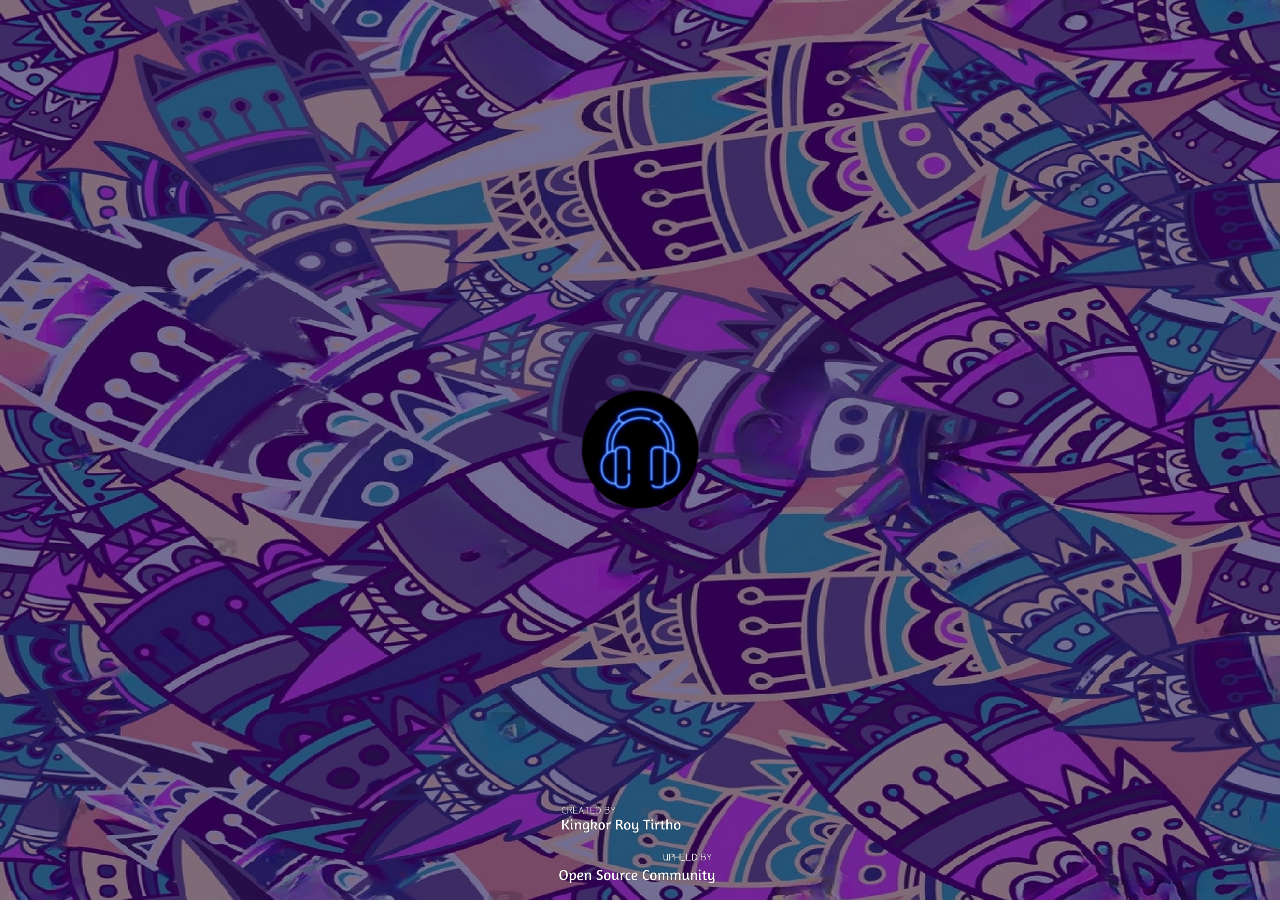
<file: deemusiq-app/web/index.html>
<!DOCTYPE html><html><head>
  <!--
    If you are serving your web app in a path other than the root, change the
    href value below to reflect the base path you are serving from.

    The path provided below has to start and end with a slash "/" in order for
    it to work correctly.

    For more details:
    * https://developer.mozilla.org/en-US/docs/Web/HTML/Element/base

    This is a placeholder for base href that will be replaced by the value of
    the `--base-href` argument provided to `flutter build`.
  -->
  <base href="$FLUTTER_BASE_HREF">

  <meta charset="UTF-8">
  <meta content="IE=Edge" http-equiv="X-UA-Compatible">
  <meta name="description" content="A new Flutter project.">

  <!-- iOS meta tags & icons -->
  <meta name="apple-mobile-web-app-capable" content="yes">
  <meta name="apple-mobile-web-app-status-bar-style" content="black">
  <meta name="apple-mobile-web-app-title" content="DeeMusiq">
  <link rel="apple-touch-icon" href="icons/Icon-192.png">

  <!-- Favicon -->
  <link rel="icon" type="image/png" href="favicon.png">

  <title>DeeMusiq</title>
  <link rel="manifest" href="manifest.json">
  
  <meta content="width=device-width, initial-scale=1.0, maximum-scale=1.0, user-scalable=no" name="viewport">
  
  
  
  
  
  
  
  <style id="splash-screen-style">
    html {
      height: 100%
    }

    body {
      margin: 0;
      min-height: 100%;
      background-color: #ffffff;
      background-image: url("splash/img/light-background.png");
      background-size: 100% 100%;
    }

    .center {
      margin: 0;
      position: absolute;
      top: 50%;
      left: 50%;
      -ms-transform: translate(-50%, -50%);
      transform: translate(-50%, -50%);
    }

    .contain {
      display:block;
      width:100%; height:100%;
      object-fit: contain;
    }

    .stretch {
      display:block;
      width:100%; height:100%;
    }

    .cover {
      display:block;
      width:100%; height:100%;
      object-fit: cover;
    }

    .bottom {
      position: absolute;
      bottom: 0;
      left: 50%;
      -ms-transform: translate(-50%, 0);
      transform: translate(-50%, 0);
    }

    .bottomLeft {
      position: absolute;
      bottom: 0;
      left: 0;
    }

    .bottomRight {
      position: absolute;
      bottom: 0;
      right: 0;
    }
  </style>
  <script id="splash-screen-script">
    function removeSplashFromWeb() {
      document.getElementById("splash")?.remove();
      document.getElementById("splash-branding")?.remove();
      document.body.style.background = "transparent";
    }
  </script>
</head>
<body>
  <picture id="splash-branding">
    <source srcset="splash/img/branding-1x.png 1x, splash/img/branding-2x.png 2x, splash/img/branding-3x.png 3x, splash/img/branding-4x.png 4x" media="(prefers-color-scheme: light)">
    <source srcset="splash/img/branding-dark-1x.png 1x, splash/img/branding-dark-2x.png 2x, splash/img/branding-dark-3x.png 3x, splash/img/branding-dark-4x.png 4x" media="(prefers-color-scheme: dark)">
    <img class="bottom" aria-hidden="true" src="splash/img/branding-1x.png" alt="">
  </picture>
  <picture id="splash">
      <source srcset="splash/img/light-1x.png 1x, splash/img/light-2x.png 2x, splash/img/light-3x.png 3x, splash/img/light-4x.png 4x" media="(prefers-color-scheme: light)">
      <source srcset="splash/img/dark-1x.png 1x, splash/img/dark-2x.png 2x, splash/img/dark-3x.png 3x, splash/img/dark-4x.png 4x" media="(prefers-color-scheme: dark)">
      <img class="center" aria-hidden="true" src="splash/img/light-1x.png" alt="">
  </picture>
  
  
  
  
  
      
  <!-- This script installs service_worker.js to provide PWA functionality to
       application. For more information, see:
       https://developers.google.com/web/fundamentals/primers/service-workers -->
  <script>
    var serviceWorkerVersion = null;
    var scriptLoaded = false;
    function loadMainDartJs() {
      if (scriptLoaded) {
        return;
      }
      scriptLoaded = true;
      var scriptTag = document.createElement('script');
      scriptTag.src = 'main.dart.js';
      scriptTag.type = 'application/javascript';
      document.body.append(scriptTag);
    }

    if ('serviceWorker' in navigator) {
      // Service workers are supported. Use them.
      window.addEventListener('load', function () {
        // Wait for registration to finish before dropping the <script> tag.
        // Otherwise, the browser will load the script multiple times,
        // potentially different versions.
        var serviceWorkerUrl = 'flutter_service_worker.js?v=' + serviceWorkerVersion;
        navigator.serviceWorker.register(serviceWorkerUrl)
          .then((reg) => {
            function waitForActivation(serviceWorker) {
              serviceWorker.addEventListener('statechange', () => {
                if (serviceWorker.state == 'activated') {
                  console.log('Installed new service worker.');
                  loadMainDartJs();
                }
              });
            }
            if (!reg.active && (reg.installing || reg.waiting)) {
              // No active web worker and we have installed or are installing
              // one for the first time. Simply wait for it to activate.
              waitForActivation(reg.installing || reg.waiting);
            } else if (!reg.active.scriptURL.endsWith(serviceWorkerVersion)) {
              // When the app updates the serviceWorkerVersion changes, so we
              // need to ask the service worker to update.
              console.log('New service worker available.');
              reg.update();
              waitForActivation(reg.installing);
            } else {
              // Existing service worker is still good.
              console.log('Loading app from service worker.');
              loadMainDartJs();
            }
          });

        // If service worker doesn't succeed in a reasonable amount of time,
        // fallback to plaint <script> tag.
        setTimeout(() => {
          if (!scriptLoaded) {
            console.warn(
              'Failed to load app from service worker. Falling back to plain <script> tag.',
            );
            loadMainDartJs();
          }
        }, 4000);
      });
    } else {
      // Service workers not supported. Just drop the <script> tag.
      loadMainDartJs();
    }
  </script>


</body></html>
</file>
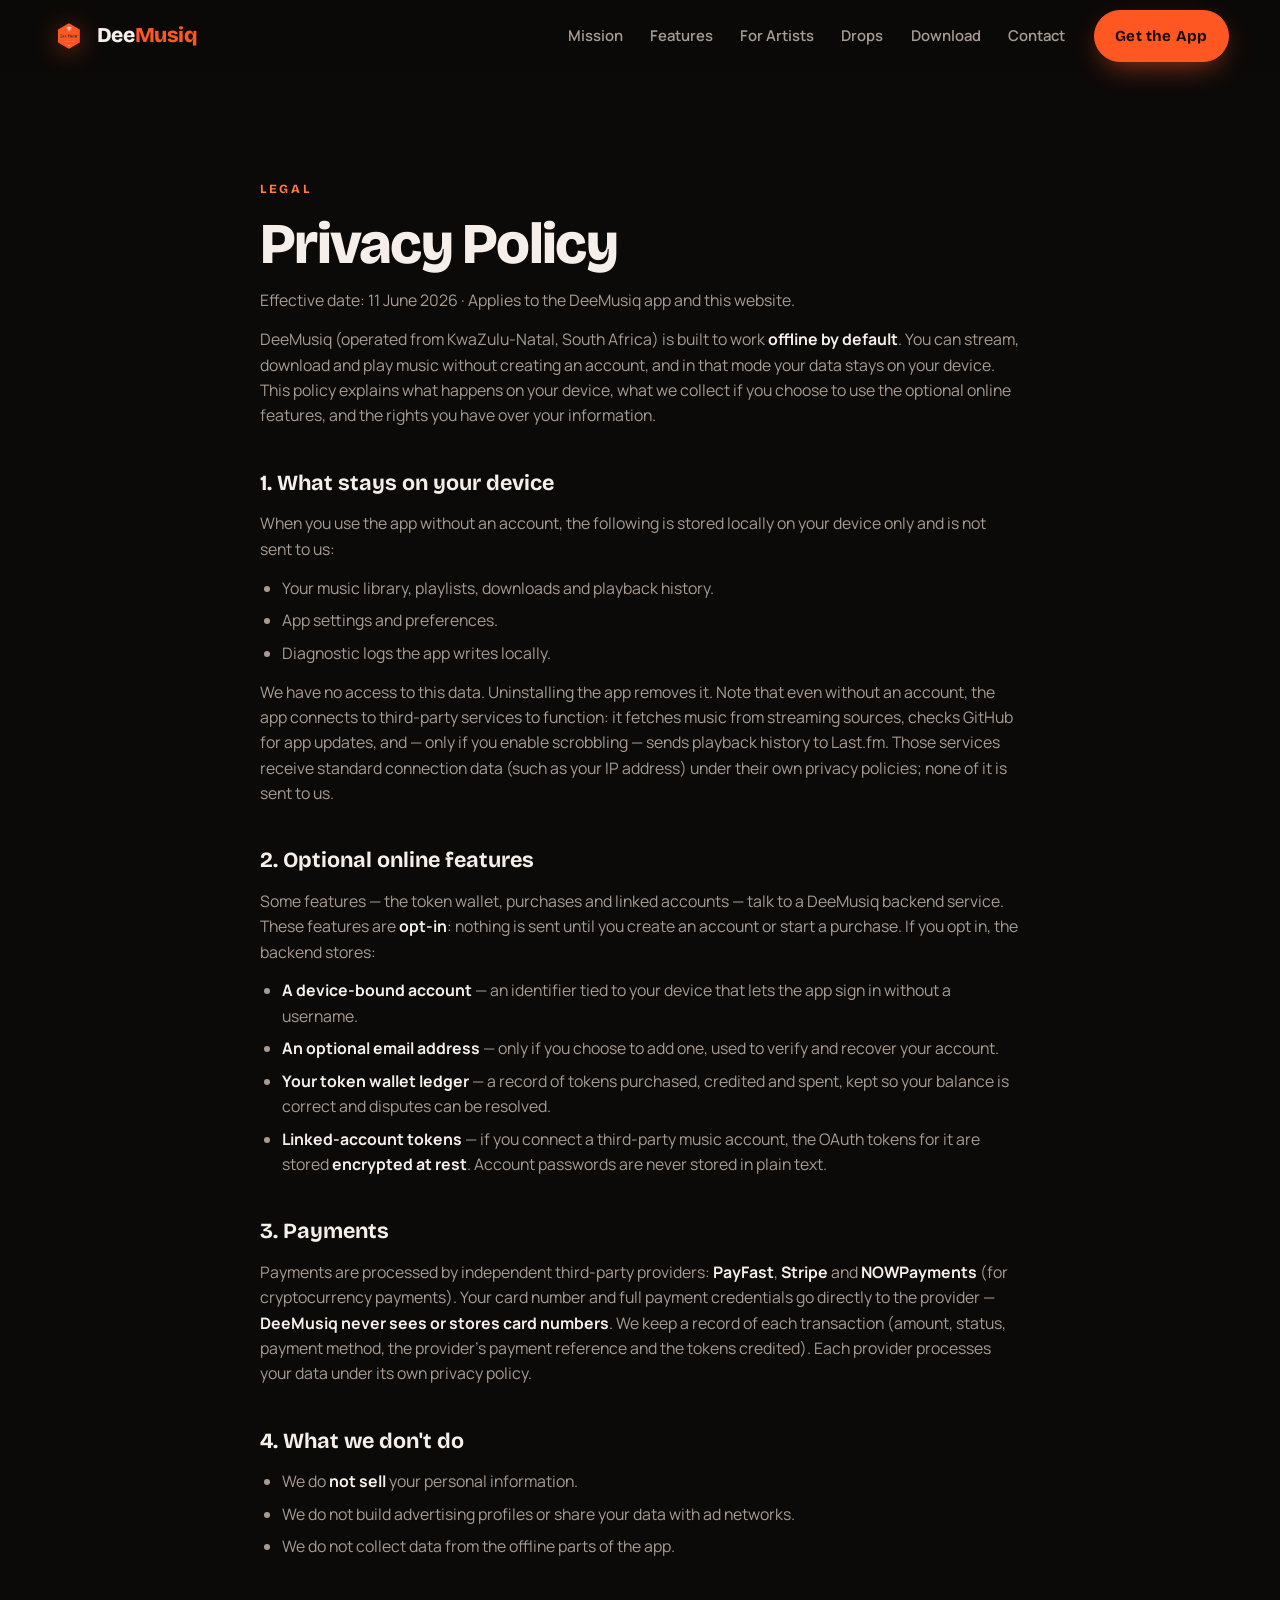
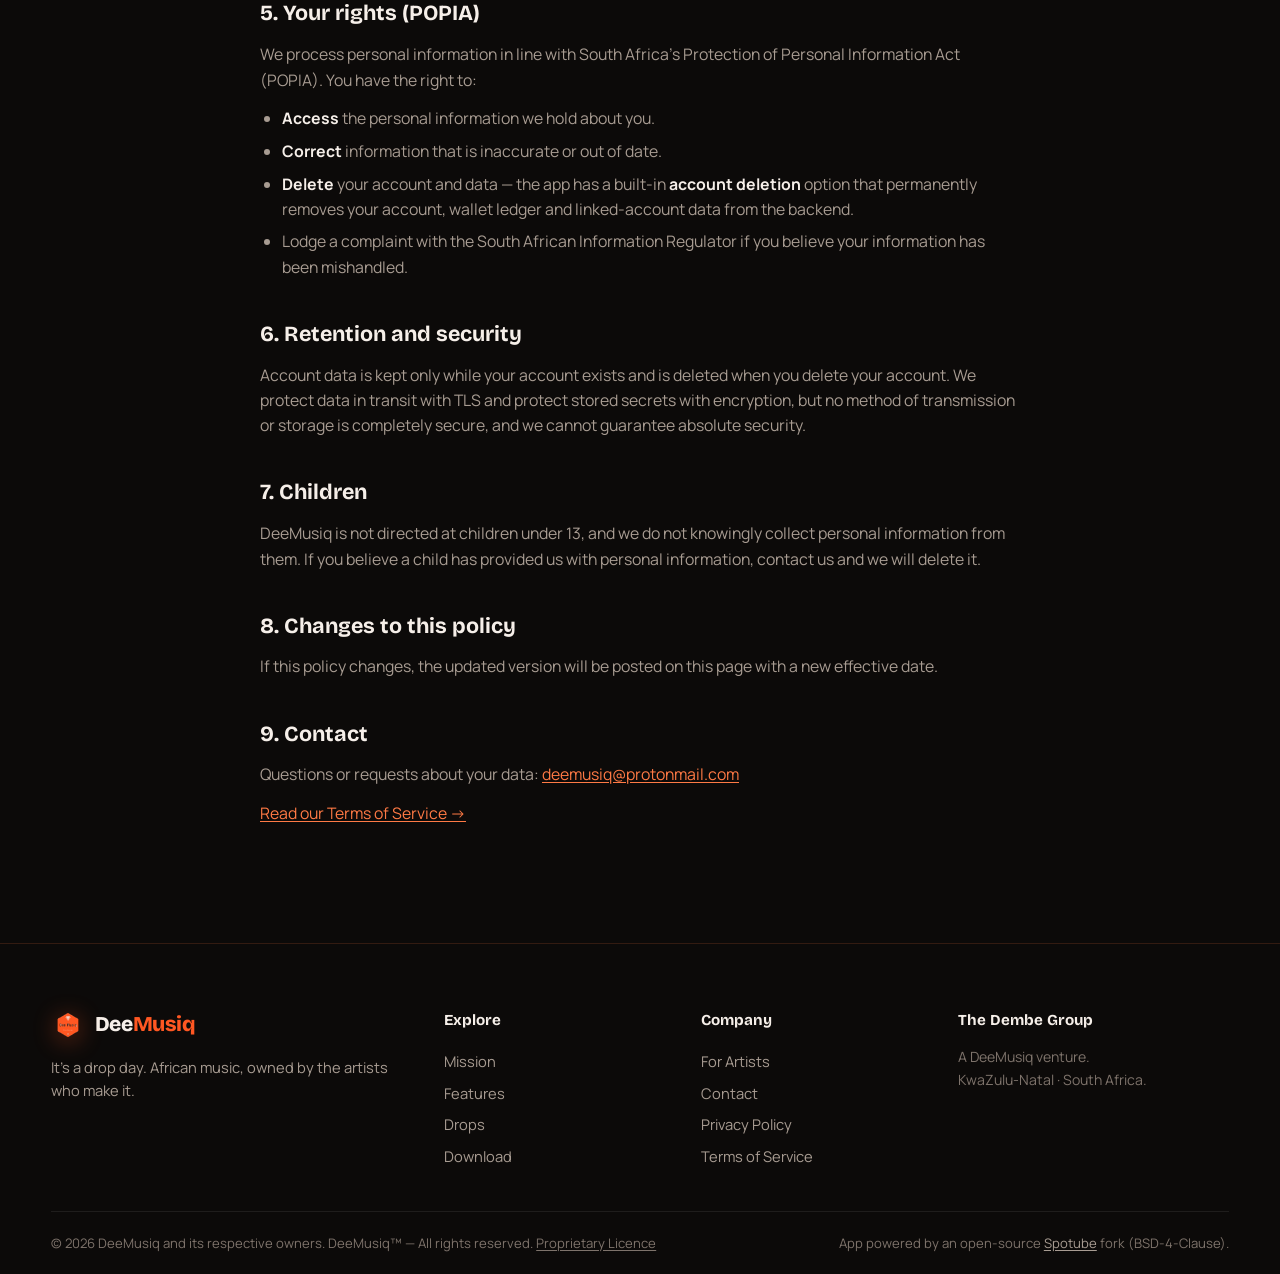
<file: deemusiq-site/privacy.html>
<!DOCTYPE html>
<html lang="en">
<head>
<meta charset="UTF-8" />
<meta name="viewport" content="width=device-width, initial-scale=1.0" />
<title>Privacy Policy — DeeMusiq</title>
<meta name="description" content="How DeeMusiq handles your data: offline by default, optional online account, POPIA rights, and third-party payment processing." />
<meta name="theme-color" content="#0c0a09" />
<link rel="canonical" href="https://deemusiq.github.io/deemusiq/privacy.html" />

<link rel="icon" href="assets/img/favicon.ico" sizes="any" />
<link rel="icon" type="image/png" sizes="32x32" href="assets/img/favicon-32.png" />
<link rel="apple-touch-icon" href="assets/img/apple-touch-icon.png" />
<link rel="manifest" href="site.webmanifest" />

<link rel="preconnect" href="https://fonts.googleapis.com" />
<link rel="preconnect" href="https://fonts.gstatic.com" crossorigin />
<link href="https://fonts.googleapis.com/css2?family=Bricolage+Grotesque:opsz,wght@12..96,600;12..96,700;12..96,800&family=Manrope:wght@400;500;600;700&display=swap" rel="stylesheet" />

<link rel="stylesheet" href="css/styles.css" />
<!--
  Copyright (c) 2026 DeeMusiq and its respective owners. All rights reserved.
  See LICENSE for full terms. Licensing enquiries: deemusiq@protonmail.com
-->
</head>
<body>
<a class="skip-link" href="#main">Skip to content</a>

<!-- ============ NAV ============ -->
<header class="nav" id="top">
  <div class="nav__inner">
    <a class="brand" href="index.html" aria-label="DeeMusiq home">
      <img class="brand__mark" src="assets/img/logo.png" alt="DeeMusiq" width="36" height="36" />
      <span class="brand__name">Dee<span>Musiq</span></span>
    </a>
    <nav class="nav__links" aria-label="Primary">
      <a href="index.html#mission">Mission</a>
      <a href="index.html#features">Features</a>
      <a href="index.html#artists">For Artists</a>
      <a href="index.html#drops">Drops</a>
      <a href="index.html#download">Download</a>
      <a href="index.html#contact">Contact</a>
    </nav>
    <a class="btn btn--solid nav__cta" href="index.html#download">Get the App</a>
    <button class="nav__burger" aria-label="Open menu" aria-expanded="false" aria-controls="mobileMenu">
      <span></span><span></span><span></span>
    </button>
  </div>
  <nav class="nav__mobile" id="mobileMenu" aria-label="Mobile" hidden>
    <a href="index.html#mission">Mission</a>
    <a href="index.html#features">Features</a>
    <a href="index.html#artists">For Artists</a>
    <a href="index.html#drops">Drops</a>
    <a href="index.html#download">Download</a>
    <a href="index.html#contact">Contact</a>
    <a class="btn btn--solid" href="index.html#download">Get the App</a>
  </nav>
</header>

<main id="main">
  <section class="section legal">
    <div class="wrap legal__wrap">
      <span class="kicker">Legal</span>
      <h1 class="section__title">Privacy Policy</h1>
      <p class="legal__meta">Effective date: 11 June 2026 · Applies to the DeeMusiq app and this website.</p>

      <p>DeeMusiq (operated from KwaZulu-Natal, South Africa) is built to work
        <strong>offline by default</strong>. You can stream, download and play music without creating
        an account, and in that mode your data stays on your device. This policy explains what
        happens on your device, what we collect if you choose to use the optional online features,
        and the rights you have over your information.</p>

      <h2>1. What stays on your device</h2>
      <p>When you use the app without an account, the following is stored locally on your device
        only and is not sent to us:</p>
      <ul>
        <li>Your music library, playlists, downloads and playback history.</li>
        <li>App settings and preferences.</li>
        <li>Diagnostic logs the app writes locally.</li>
      </ul>
      <p>We have no access to this data. Uninstalling the app removes it. Note that even without
        an account, the app connects to third-party services to function: it fetches music from
        streaming sources, checks GitHub for app updates, and — only if you enable scrobbling —
        sends playback history to Last.fm. Those services receive standard connection data (such
        as your IP address) under their own privacy policies; none of it is sent to us.</p>

      <h2>2. Optional online features</h2>
      <p>Some features — the token wallet, purchases and linked accounts — talk to a DeeMusiq
        backend service. These features are <strong>opt-in</strong>: nothing is sent until you create
        an account or start a purchase. If you opt in, the backend stores:</p>
      <ul>
        <li><strong>A device-bound account</strong> — an identifier tied to your device that lets the
          app sign in without a username.</li>
        <li><strong>An optional email address</strong> — only if you choose to add one, used to verify
          and recover your account.</li>
        <li><strong>Your token wallet ledger</strong> — a record of tokens purchased, credited and
          spent, kept so your balance is correct and disputes can be resolved.</li>
        <li><strong>Linked-account tokens</strong> — if you connect a third-party music account, the
          OAuth tokens for it are stored <strong>encrypted at rest</strong>. Account passwords are
          never stored in plain text.</li>
      </ul>

      <h2>3. Payments</h2>
      <p>Payments are processed by independent third-party providers:
        <strong>PayFast</strong>, <strong>Stripe</strong> and <strong>NOWPayments</strong>
        (for cryptocurrency payments). Your card number and full payment credentials go directly to
        the provider — <strong>DeeMusiq never sees or stores card numbers</strong>. We keep a
        record of each transaction (amount, status, payment method, the provider's payment
        reference and the tokens credited). Each provider processes
        your data under its own privacy policy.</p>

      <h2>4. What we don't do</h2>
      <ul>
        <li>We do <strong>not sell</strong> your personal information.</li>
        <li>We do not build advertising profiles or share your data with ad networks.</li>
        <li>We do not collect data from the offline parts of the app.</li>
      </ul>

      <h2>5. Your rights (POPIA)</h2>
      <p>We process personal information in line with South Africa's Protection of Personal
        Information Act (POPIA). You have the right to:</p>
      <ul>
        <li><strong>Access</strong> the personal information we hold about you.</li>
        <li><strong>Correct</strong> information that is inaccurate or out of date.</li>
        <li><strong>Delete</strong> your account and data — the app has a built-in
          <strong>account deletion</strong> option that permanently removes your account, wallet
          ledger and linked-account data from the backend.</li>
        <li>Lodge a complaint with the South African Information Regulator if you believe your
          information has been mishandled.</li>
      </ul>

      <h2>6. Retention and security</h2>
      <p>Account data is kept only while your account exists and is deleted when you delete your
        account. We protect data in transit with TLS and protect stored secrets with encryption,
        but no method of transmission or storage is completely secure, and we cannot guarantee
        absolute security.</p>

      <h2>7. Children</h2>
      <p>DeeMusiq is not directed at children under 13, and we do not knowingly collect personal
        information from them. If you believe a child has provided us with personal information,
        contact us and we will delete it.</p>

      <h2>8. Changes to this policy</h2>
      <p>If this policy changes, the updated version will be posted on this page with a new
        effective date.</p>

      <h2>9. Contact</h2>
      <p>Questions or requests about your data:
        <a href="mailto:deemusiq@protonmail.com">deemusiq@protonmail.com</a></p>

      <p><a href="terms.html">Read our Terms of Service →</a></p>
    </div>
  </section>
</main>

<!-- ============ FOOTER ============ -->
<footer class="footer">
  <div class="wrap footer__grid">
    <div class="footer__brand">
      <a class="brand" href="index.html">
        <img class="brand__mark" src="assets/img/logo.png" alt="DeeMusiq" width="34" height="34" />
        <span class="brand__name">Dee<span>Musiq</span></span>
      </a>
      <p>It&rsquo;s a drop day. African music, owned by the artists who make it.</p>
    </div>
    <nav class="footer__col" aria-label="Explore">
      <h4>Explore</h4>
      <a href="index.html#mission">Mission</a>
      <a href="index.html#features">Features</a>
      <a href="index.html#drops">Drops</a>
      <a href="index.html#download">Download</a>
    </nav>
    <nav class="footer__col" aria-label="Company">
      <h4>Company</h4>
      <a href="index.html#artists">For Artists</a>
      <a href="index.html#contact">Contact</a>
      <a href="privacy.html">Privacy Policy</a>
      <a href="terms.html">Terms of Service</a>
    </nav>
    <div class="footer__col">
      <h4>The Dembe Group</h4>
      <p class="footer__fine">A DeeMusiq venture.<br>KwaZulu-Natal · South Africa.</p>
    </div>
  </div>
  <div class="footer__bar">
    <span>© <span id="yr">2026</span> DeeMusiq and its respective owners. DeeMusiq™ — All rights reserved. <a href="LICENSE" class="footer__license">Proprietary Licence</a></span>
    <span class="footer__attr">App powered by an open-source <a href="https://github.com/KRTirtho/spotube" rel="noopener">Spotube</a> fork (BSD-4-Clause).</span>
  </div>
</footer>

<script src="js/main.js"></script>
</body>
</html>
</file>
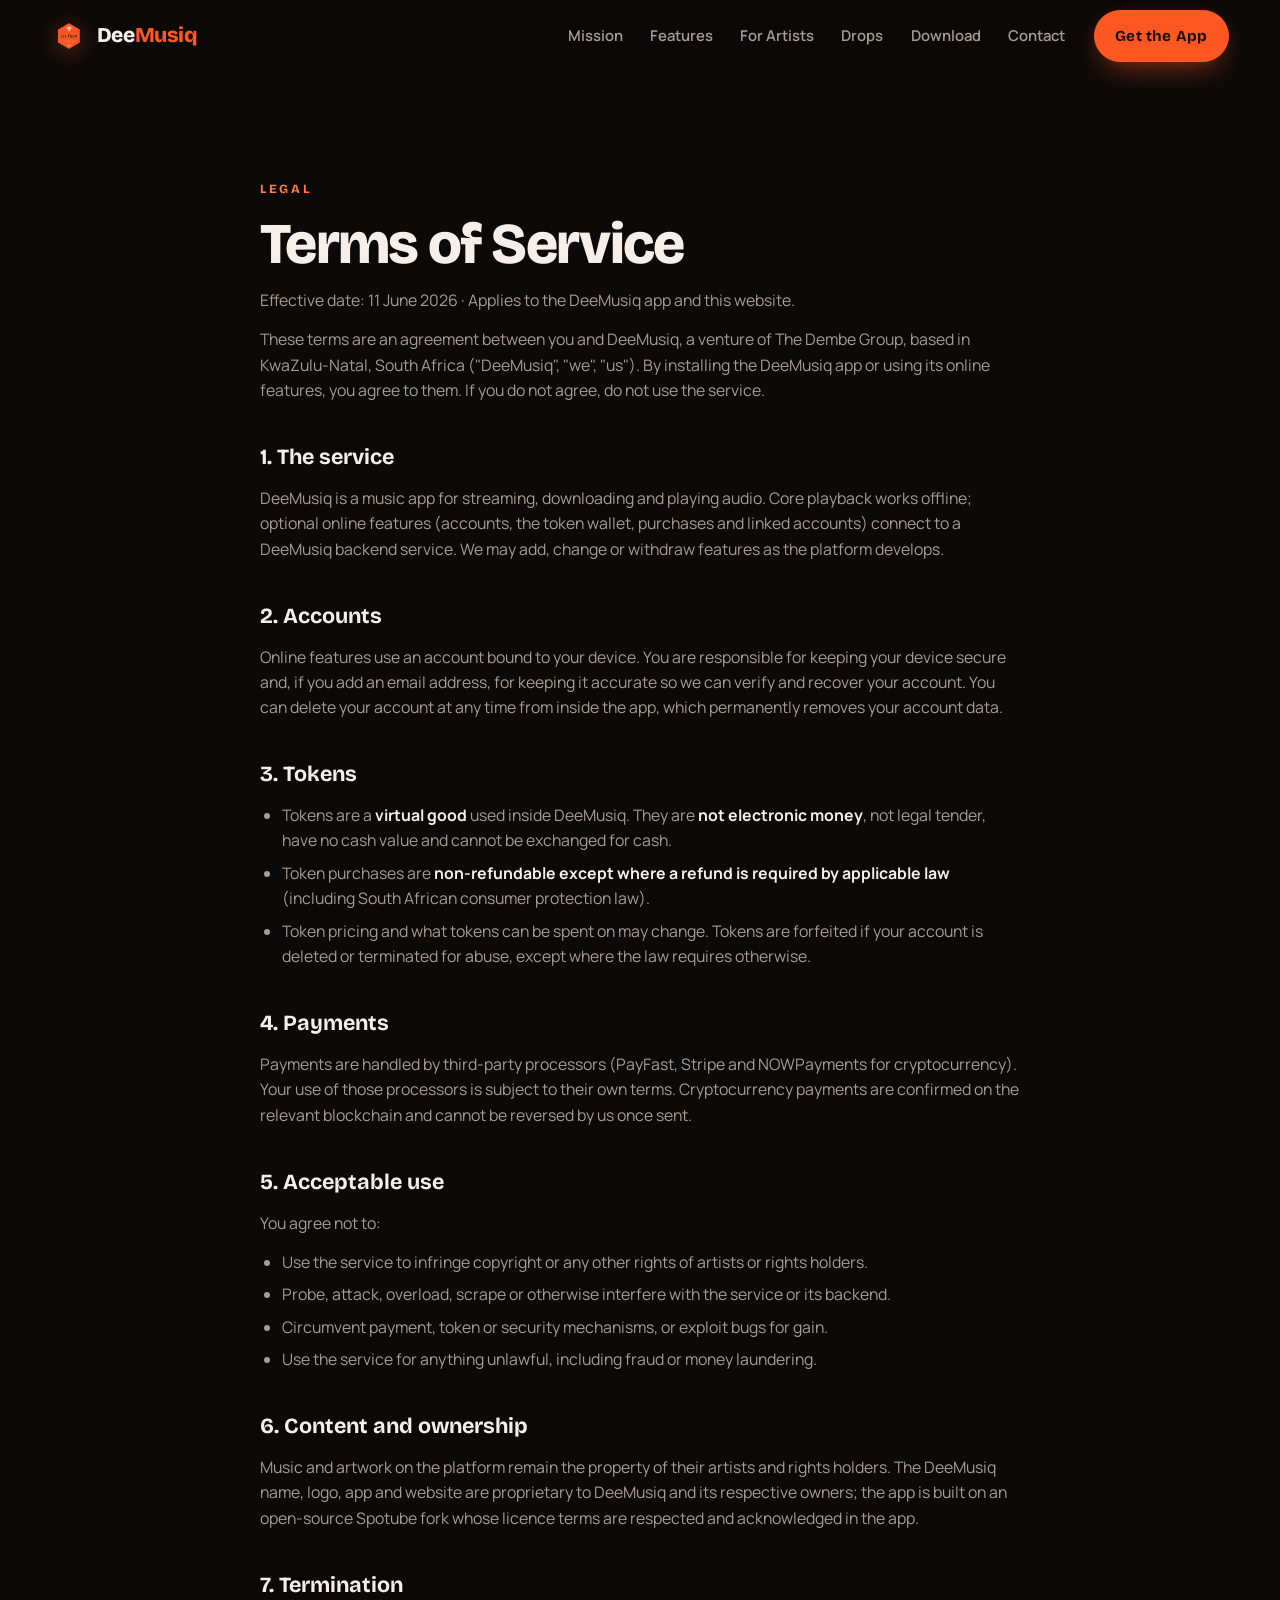
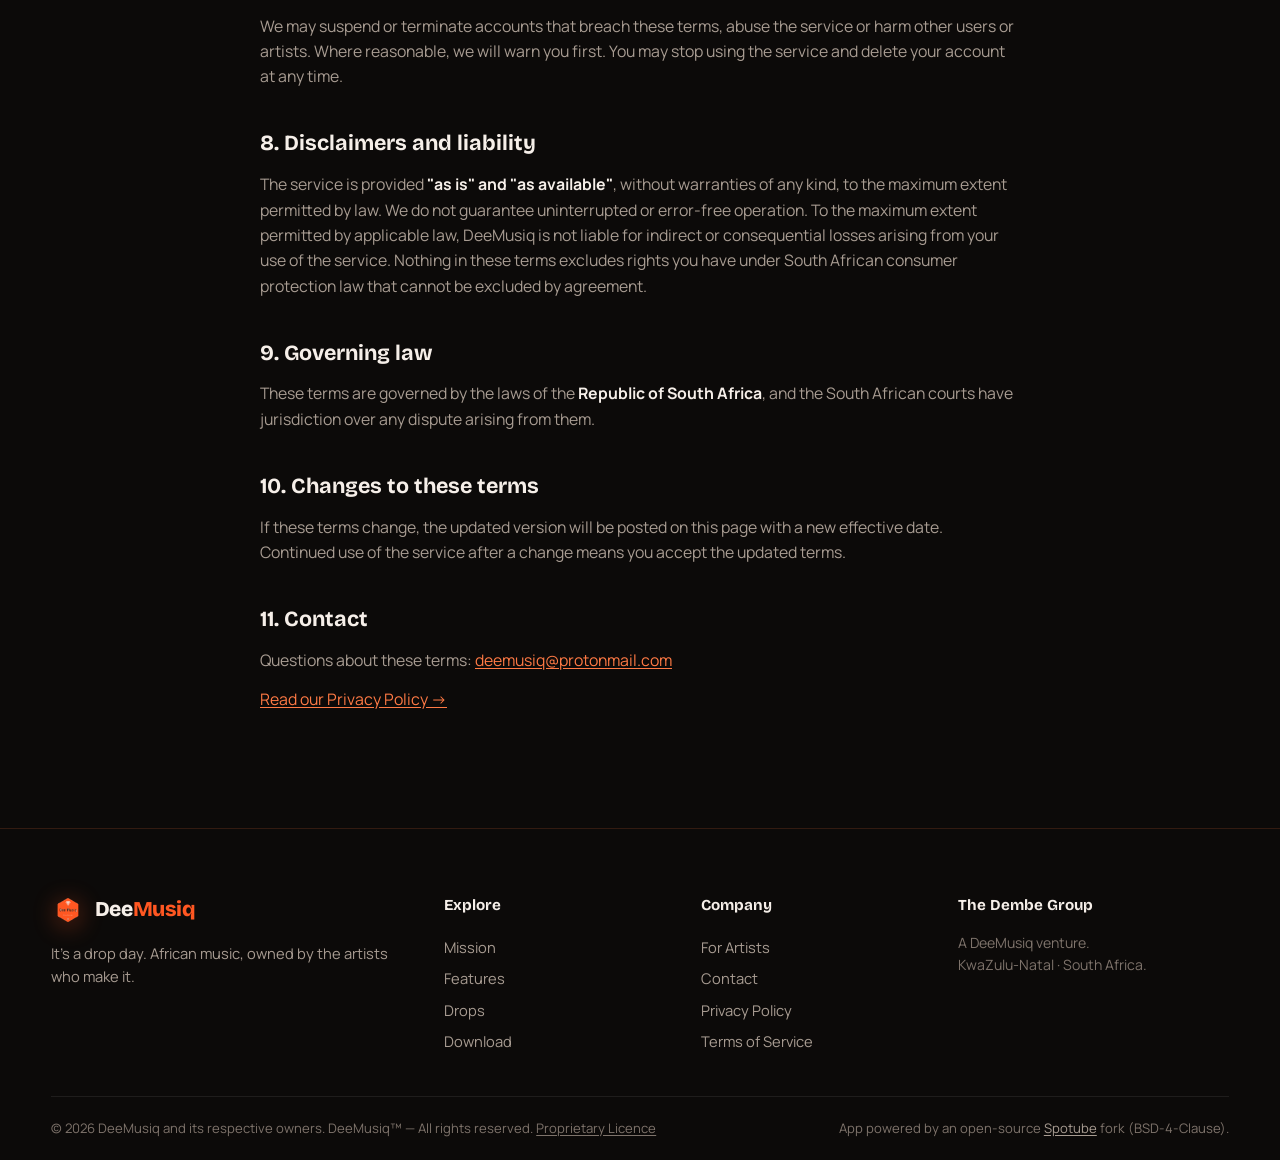
<file: deemusiq-site/terms.html>
<!DOCTYPE html>
<html lang="en">
<head>
<meta charset="UTF-8" />
<meta name="viewport" content="width=device-width, initial-scale=1.0" />
<title>Terms of Service — DeeMusiq</title>
<meta name="description" content="The terms that govern your use of the DeeMusiq app and services, including tokens, acceptable use and South African governing law." />
<meta name="theme-color" content="#0c0a09" />
<link rel="canonical" href="https://deemusiq.github.io/deemusiq/terms.html" />

<link rel="icon" href="assets/img/favicon.ico" sizes="any" />
<link rel="icon" type="image/png" sizes="32x32" href="assets/img/favicon-32.png" />
<link rel="apple-touch-icon" href="assets/img/apple-touch-icon.png" />
<link rel="manifest" href="site.webmanifest" />

<link rel="preconnect" href="https://fonts.googleapis.com" />
<link rel="preconnect" href="https://fonts.gstatic.com" crossorigin />
<link href="https://fonts.googleapis.com/css2?family=Bricolage+Grotesque:opsz,wght@12..96,600;12..96,700;12..96,800&family=Manrope:wght@400;500;600;700&display=swap" rel="stylesheet" />

<link rel="stylesheet" href="css/styles.css" />
<!--
  Copyright (c) 2026 DeeMusiq and its respective owners. All rights reserved.
  See LICENSE for full terms. Licensing enquiries: deemusiq@protonmail.com
-->
</head>
<body>
<a class="skip-link" href="#main">Skip to content</a>

<!-- ============ NAV ============ -->
<header class="nav" id="top">
  <div class="nav__inner">
    <a class="brand" href="index.html" aria-label="DeeMusiq home">
      <img class="brand__mark" src="assets/img/logo.png" alt="DeeMusiq" width="36" height="36" />
      <span class="brand__name">Dee<span>Musiq</span></span>
    </a>
    <nav class="nav__links" aria-label="Primary">
      <a href="index.html#mission">Mission</a>
      <a href="index.html#features">Features</a>
      <a href="index.html#artists">For Artists</a>
      <a href="index.html#drops">Drops</a>
      <a href="index.html#download">Download</a>
      <a href="index.html#contact">Contact</a>
    </nav>
    <a class="btn btn--solid nav__cta" href="index.html#download">Get the App</a>
    <button class="nav__burger" aria-label="Open menu" aria-expanded="false" aria-controls="mobileMenu">
      <span></span><span></span><span></span>
    </button>
  </div>
  <nav class="nav__mobile" id="mobileMenu" aria-label="Mobile" hidden>
    <a href="index.html#mission">Mission</a>
    <a href="index.html#features">Features</a>
    <a href="index.html#artists">For Artists</a>
    <a href="index.html#drops">Drops</a>
    <a href="index.html#download">Download</a>
    <a href="index.html#contact">Contact</a>
    <a class="btn btn--solid" href="index.html#download">Get the App</a>
  </nav>
</header>

<main id="main">
  <section class="section legal">
    <div class="wrap legal__wrap">
      <span class="kicker">Legal</span>
      <h1 class="section__title">Terms of Service</h1>
      <p class="legal__meta">Effective date: 11 June 2026 · Applies to the DeeMusiq app and this website.</p>

      <p>These terms are an agreement between you and DeeMusiq, a venture of The Dembe Group,
        based in KwaZulu-Natal, South Africa ("DeeMusiq", "we", "us"). By installing the DeeMusiq
        app or using its online features, you agree to them. If you do not agree, do not use the
        service.</p>

      <h2>1. The service</h2>
      <p>DeeMusiq is a music app for streaming, downloading and playing audio. Core playback works
        offline; optional online features (accounts, the token wallet, purchases and linked
        accounts) connect to a DeeMusiq backend service. We may add, change or withdraw features
        as the platform develops.</p>

      <h2>2. Accounts</h2>
      <p>Online features use an account bound to your device. You are responsible for keeping your
        device secure and, if you add an email address, for keeping it accurate so we can verify
        and recover your account. You can delete your account at any time from inside the app,
        which permanently removes your account data.</p>

      <h2>3. Tokens</h2>
      <ul>
        <li>Tokens are a <strong>virtual good</strong> used inside DeeMusiq. They are
          <strong>not electronic money</strong>, not legal tender, have no cash value and cannot be
          exchanged for cash.</li>
        <li>Token purchases are <strong>non-refundable except where a refund is required by
          applicable law</strong> (including South African consumer protection law).</li>
        <li>Token pricing and what tokens can be spent on may change. Tokens are forfeited if your
          account is deleted or terminated for abuse, except where the law requires otherwise.</li>
      </ul>

      <h2>4. Payments</h2>
      <p>Payments are handled by third-party processors (PayFast, Stripe and NOWPayments for
        cryptocurrency). Your use of those processors is subject to their own terms. Cryptocurrency
        payments are confirmed on the relevant blockchain and cannot be reversed by us once sent.</p>

      <h2>5. Acceptable use</h2>
      <p>You agree not to:</p>
      <ul>
        <li>Use the service to infringe copyright or any other rights of artists or rights holders.</li>
        <li>Probe, attack, overload, scrape or otherwise interfere with the service or its backend.</li>
        <li>Circumvent payment, token or security mechanisms, or exploit bugs for gain.</li>
        <li>Use the service for anything unlawful, including fraud or money laundering.</li>
      </ul>

      <h2>6. Content and ownership</h2>
      <p>Music and artwork on the platform remain the property of their artists and rights
        holders. The DeeMusiq name, logo, app and website are proprietary to DeeMusiq and its
        respective owners; the app is built on an open-source Spotube fork whose licence terms are
        respected and acknowledged in the app.</p>

      <h2>7. Termination</h2>
      <p>We may suspend or terminate accounts that breach these terms, abuse the service or harm
        other users or artists. Where reasonable, we will warn you first. You may stop using the
        service and delete your account at any time.</p>

      <h2>8. Disclaimers and liability</h2>
      <p>The service is provided <strong>"as is" and "as available"</strong>, without warranties of
        any kind, to the maximum extent permitted by law. We do not guarantee uninterrupted or
        error-free operation. To the maximum extent permitted by applicable law, DeeMusiq is not
        liable for indirect or consequential losses arising from your use of the service. Nothing
        in these terms excludes rights you have under South African consumer protection law that
        cannot be excluded by agreement.</p>

      <h2>9. Governing law</h2>
      <p>These terms are governed by the laws of the <strong>Republic of South Africa</strong>, and
        the South African courts have jurisdiction over any dispute arising from them.</p>

      <h2>10. Changes to these terms</h2>
      <p>If these terms change, the updated version will be posted on this page with a new
        effective date. Continued use of the service after a change means you accept the updated
        terms.</p>

      <h2>11. Contact</h2>
      <p>Questions about these terms:
        <a href="mailto:deemusiq@protonmail.com">deemusiq@protonmail.com</a></p>

      <p><a href="privacy.html">Read our Privacy Policy →</a></p>
    </div>
  </section>
</main>

<!-- ============ FOOTER ============ -->
<footer class="footer">
  <div class="wrap footer__grid">
    <div class="footer__brand">
      <a class="brand" href="index.html">
        <img class="brand__mark" src="assets/img/logo.png" alt="DeeMusiq" width="34" height="34" />
        <span class="brand__name">Dee<span>Musiq</span></span>
      </a>
      <p>It&rsquo;s a drop day. African music, owned by the artists who make it.</p>
    </div>
    <nav class="footer__col" aria-label="Explore">
      <h4>Explore</h4>
      <a href="index.html#mission">Mission</a>
      <a href="index.html#features">Features</a>
      <a href="index.html#drops">Drops</a>
      <a href="index.html#download">Download</a>
    </nav>
    <nav class="footer__col" aria-label="Company">
      <h4>Company</h4>
      <a href="index.html#artists">For Artists</a>
      <a href="index.html#contact">Contact</a>
      <a href="privacy.html">Privacy Policy</a>
      <a href="terms.html">Terms of Service</a>
    </nav>
    <div class="footer__col">
      <h4>The Dembe Group</h4>
      <p class="footer__fine">A DeeMusiq venture.<br>KwaZulu-Natal · South Africa.</p>
    </div>
  </div>
  <div class="footer__bar">
    <span>© <span id="yr">2026</span> DeeMusiq and its respective owners. DeeMusiq™ — All rights reserved. <a href="LICENSE" class="footer__license">Proprietary Licence</a></span>
    <span class="footer__attr">App powered by an open-source <a href="https://github.com/KRTirtho/spotube" rel="noopener">Spotube</a> fork (BSD-4-Clause).</span>
  </div>
</footer>

<script src="js/main.js"></script>
</body>
</html>
</file>
<file: css/styles.css>
/* ============================================================
   DeeMusiq — It's a drop day
   Dark, warm, honeycomb-glow music aesthetic
   ============================================================ */
:root{
  --orange:#FF5722;
  --orange-2:#FF7A45;
  --orange-3:#FF9466;
  --gold:#FFB300;
  --ink:#0c0a09;
  --ink-2:#13100e;
  --surface:#1a1512;
  --surface-2:#221b16;
  --line:rgba(255,120,60,.16);
  --line-2:rgba(255,255,255,.08);
  --cream:#f6efe9;
  --muted:#a89c92;
  --muted-2:#7e736b;
  --radius:18px;
  --radius-lg:26px;
  --maxw:1180px;
  --shadow:0 30px 60px -25px rgba(0,0,0,.7);
  --shadow-orange:0 24px 70px -22px rgba(255,87,34,.55);
  --display:'Bricolage Grotesque', ui-sans-serif, system-ui, sans-serif;
  --body:'Manrope', ui-sans-serif, system-ui, sans-serif;
}

*{box-sizing:border-box;margin:0;padding:0}
html{scroll-behavior:smooth;-webkit-text-size-adjust:100%}
@media (prefers-reduced-motion:reduce){html{scroll-behavior:auto}}
body{
  font-family:var(--body);
  background:var(--ink);
  color:var(--cream);
  line-height:1.6;
  overflow-x:hidden;
  -webkit-font-smoothing:antialiased;
  text-rendering:optimizeLegibility;
}
img{max-width:100%;display:block}
a{color:inherit;text-decoration:none}
::selection{background:var(--orange);color:#fff}

.skip-link{position:absolute;left:-999px;top:0;background:var(--orange);color:#fff;padding:.6rem 1rem;z-index:200;border-radius:0 0 10px 0}
.skip-link:focus{left:0}

.wrap{width:min(var(--maxw),92vw);margin-inline:auto}

/* ---------- Buttons ---------- */
.btn{
  --b:transparent;
  display:inline-flex;align-items:center;gap:.5rem;
  font-family:var(--display);font-weight:700;font-size:.95rem;
  letter-spacing:.01em;
  padding:.8rem 1.3rem;border-radius:999px;border:1.5px solid var(--b);
  cursor:pointer;transition:transform .25s cubic-bezier(.2,.9,.3,1),box-shadow .25s,background .25s,color .25s;
  white-space:nowrap;
}
.btn--solid{background:var(--orange);--b:var(--orange);color:#1a0d06;box-shadow:0 10px 30px -10px rgba(255,87,34,.7)}
.btn--solid:hover{background:var(--orange-2);--b:var(--orange-2);transform:translateY(-2px);box-shadow:0 16px 38px -10px rgba(255,87,34,.85)}
.btn--ghost{background:transparent;--b:var(--line);color:var(--cream)}
.btn--ghost:hover{--b:var(--orange);color:var(--orange-2);transform:translateY(-2px)}
.btn--lg{padding:1rem 1.7rem;font-size:1.02rem}
.btn--block{width:100%;justify-content:center}

.kicker{
  font-family:var(--display);font-weight:700;font-size:.78rem;letter-spacing:.22em;
  text-transform:uppercase;color:var(--orange-2);
  display:inline-block;margin-bottom:1rem;
}
.eyebrow{
  display:inline-flex;align-items:center;gap:.5rem;
  font-size:.8rem;font-weight:600;letter-spacing:.04em;color:var(--muted);
  border:1px solid var(--line);border-radius:999px;padding:.4rem .85rem;background:rgba(255,120,60,.05)
}
.eyebrow .dot{width:7px;height:7px;border-radius:50%;background:var(--orange);box-shadow:0 0 0 4px rgba(255,87,34,.18);animation:pulse 2.4s infinite}
@keyframes pulse{50%{box-shadow:0 0 0 7px rgba(255,87,34,0)}}

/* ============ NAV ============ */
.nav{position:sticky;top:0;z-index:100;backdrop-filter:blur(14px);
  background:rgba(12,10,9,.72);border-bottom:1px solid transparent;transition:border-color .3s,background .3s}
.nav.scrolled{border-color:var(--line);background:rgba(12,10,9,.9)}
.nav__inner{width:min(var(--maxw),92vw);margin-inline:auto;display:flex;align-items:center;gap:1.4rem;height:72px}
.brand{display:flex;align-items:center;gap:.6rem}
.brand__mark{filter:drop-shadow(0 4px 12px rgba(255,87,34,.45))}
.brand__name{font-family:var(--display);font-weight:800;font-size:1.32rem;letter-spacing:-.02em}
.brand__name span{color:var(--orange)}
.nav__links{display:flex;gap:1.7rem;margin-left:auto}
.nav__links a{font-size:.93rem;font-weight:600;color:var(--muted);position:relative;transition:color .2s}
.nav__links a::after{content:"";position:absolute;left:0;bottom:-6px;height:2px;width:0;background:var(--orange);transition:width .25s}
.nav__links a:hover{color:var(--cream)}
.nav__links a:hover::after{width:100%}
.nav__cta{margin-left:.4rem}
.nav__burger{display:none;flex-direction:column;gap:5px;background:none;border:0;cursor:pointer;padding:8px;margin-left:auto}
.nav__burger span{width:24px;height:2px;background:var(--cream);border-radius:2px;transition:.3s}
.nav__burger[aria-expanded=true] span:nth-child(1){transform:translateY(7px) rotate(45deg)}
.nav__burger[aria-expanded=true] span:nth-child(2){opacity:0}
.nav__burger[aria-expanded=true] span:nth-child(3){transform:translateY(-7px) rotate(-45deg)}
.nav__mobile{display:none;flex-direction:column;gap:.2rem;padding:1rem 4vw 1.4rem;background:var(--ink-2);border-bottom:1px solid var(--line)}
.nav__mobile a{padding:.85rem .4rem;font-weight:600;color:var(--cream);border-bottom:1px solid var(--line-2)}
.nav__mobile .btn{margin-top:.8rem;justify-content:center}

/* ============ HERO ============ */
.hero{position:relative;overflow:hidden;padding:clamp(3rem,7vw,6.5rem) 0 clamp(3.5rem,6vw,6rem)}
.hero__honey{position:absolute;inset:-10% -10% auto -10%;height:140%;opacity:.5;pointer-events:none;
  background-image:
    radial-gradient(circle at center, rgba(255,87,34,.10) 0 1.6px, transparent 1.7px);
  background-size:34px 34px;
  -webkit-mask-image:radial-gradient(ellipse 70% 60% at 70% 20%, #000 0%, transparent 75%);
  mask-image:radial-gradient(ellipse 70% 60% at 70% 20%, #000 0%, transparent 75%);
}
.hero__glow{position:absolute;top:-20%;right:-10%;width:55vw;height:55vw;max-width:760px;max-height:760px;
  background:radial-gradient(circle, rgba(255,87,34,.34), rgba(255,87,34,.06) 45%, transparent 70%);
  filter:blur(20px);pointer-events:none;animation:breathe 9s ease-in-out infinite}
@keyframes breathe{50%{transform:scale(1.12);opacity:.8}}
.hero__inner{position:relative;width:min(var(--maxw),92vw);margin-inline:auto;
  display:grid;grid-template-columns:1.15fr .85fr;gap:clamp(2rem,4vw,4rem);align-items:center}
.hero__copy{max-width:640px}
.hero__title{font-family:var(--display);font-weight:800;line-height:.92;letter-spacing:-.035em;
  font-size:clamp(3.4rem,9vw,6.6rem);margin:1.3rem 0 1.3rem}
.hero__title .hl{color:var(--orange);
  background:linear-gradient(120deg,var(--orange),var(--gold));-webkit-background-clip:text;background-clip:text;-webkit-text-fill-color:transparent;
  position:relative;filter:drop-shadow(0 0 40px rgba(255,87,34,.45))}
.hero__lead{font-size:clamp(1.05rem,1.5vw,1.25rem);color:var(--muted);max-width:30em}
.hero__lead strong{color:var(--cream);font-weight:700}
.hero__cta{display:flex;flex-wrap:wrap;gap:.9rem;margin:1.9rem 0 1.7rem}
.hero__meta{list-style:none;display:flex;flex-wrap:wrap;gap:1.6rem;padding-top:1.4rem;border-top:1px solid var(--line)}
.hero__meta li{font-size:.92rem;color:var(--muted)}
.hero__meta strong{display:block;font-family:var(--display);font-size:1.5rem;color:var(--cream);font-weight:800;line-height:1.1}

/* hero art / hex */
.hero__art{position:relative;display:grid;place-items:center;min-height:340px}
.hexcard{position:relative;width:min(330px,72vw);aspect-ratio:1;display:grid;place-items:center}
.hexcard__ring{position:absolute;inset:-6%;
  background:conic-gradient(from 0deg,var(--orange),var(--gold),var(--orange-3),var(--orange));
  -webkit-mask:radial-gradient(circle, transparent 60%, #000 61%);mask:radial-gradient(circle, transparent 60%, #000 61%);
  border-radius:50%;opacity:.55;filter:blur(2px);animation:spin 14s linear infinite}
@keyframes spin{to{transform:rotate(360deg)}}
.hexcard__logo{width:78%;filter:drop-shadow(0 30px 50px rgba(255,87,34,.5));animation:bob 5s ease-in-out infinite}
@keyframes bob{50%{transform:translateY(-12px)}}
.hexcard__star{position:absolute;bottom:8%;color:var(--gold);font-size:1.4rem;text-shadow:0 0 16px var(--gold)}
.floatchip{position:absolute;font-family:var(--display);font-weight:700;font-size:.82rem;
  background:var(--surface);border:1px solid var(--line);padding:.5rem .85rem;border-radius:12px;
  box-shadow:var(--shadow);color:var(--cream)}
.floatchip--1{top:6%;left:-2%;color:var(--gold);animation:bob 6s ease-in-out infinite}
.floatchip--2{bottom:10%;right:-4%;color:var(--orange-2);animation:bob 6.6s ease-in-out .6s infinite}

/* ============ TICKER ============ */
.ticker{border-block:1px solid var(--line);background:linear-gradient(90deg,var(--ink-2),var(--surface),var(--ink-2));overflow:hidden;padding:.85rem 0}
.ticker__track{display:flex;align-items:center;gap:1.6rem;width:max-content;animation:scroll 28s linear infinite;font-family:var(--display);font-weight:700}
.ticker__track span{font-size:1.05rem;color:var(--cream);text-transform:uppercase;letter-spacing:.04em}
.ticker__track i{color:var(--orange);font-style:normal;font-size:1rem}
@keyframes scroll{to{transform:translateX(-50%)}}
.ticker:hover .ticker__track{animation-play-state:paused}

/* ============ SECTION shell ============ */
.section{padding:clamp(3.5rem,8vw,7rem) 0;position:relative}
.section__head{margin-bottom:clamp(2rem,4vw,3.2rem);max-width:780px}
.section__title{font-family:var(--display);font-weight:800;line-height:1.02;letter-spacing:-.03em;
  font-size:clamp(2.1rem,5vw,3.6rem)}
.section__title em{font-style:normal;color:var(--orange)}

/* ============ MISSION ============ */
.mission{background:
  radial-gradient(ellipse 60% 50% at 10% 0%, rgba(255,87,34,.08), transparent 60%),var(--ink)}
.mission__grid{display:grid;grid-template-columns:1.1fr .9fr;gap:clamp(2rem,4vw,4rem);align-items:start}
.mission__lead{font-size:clamp(1.1rem,1.6vw,1.32rem);color:var(--cream)}
.mission__lead strong{color:var(--orange-2)}
.mission__points{list-style:none;display:grid;gap:.9rem}
.mission__points li{display:flex;gap:.85rem;align-items:flex-start;font-weight:500;color:var(--muted);
  background:var(--surface);border:1px solid var(--line-2);border-radius:14px;padding:.9rem 1rem;transition:border-color .25s,transform .25s}
.mission__points li:hover{border-color:var(--line);transform:translateX(4px)}
.mission__points span{color:var(--orange);font-size:1.1rem;line-height:1.4}

/* ============ FEATURES ============ */
.feat__grid{display:grid;grid-template-columns:repeat(3,1fr);gap:1.1rem}
.feat{background:var(--surface);border:1px solid var(--line-2);border-radius:var(--radius);padding:1.8rem 1.6rem;
  position:relative;overflow:hidden;transition:transform .3s,border-color .3s,background .3s}
.feat::before{content:"";position:absolute;inset:0;
  background:radial-gradient(circle at 20% 0%, rgba(255,87,34,.14), transparent 55%);opacity:0;transition:opacity .3s}
.feat:hover{transform:translateY(-6px);border-color:var(--line);background:var(--surface-2)}
.feat:hover::before{opacity:1}
.feat__ic{width:52px;height:52px;display:grid;place-items:center;font-size:1.35rem;color:var(--orange);
  background:rgba(255,87,34,.12);border:1px solid var(--line);
  clip-path:polygon(25% 5%,75% 5%,100% 50%,75% 95%,25% 95%,0 50%);margin-bottom:1.1rem}
.feat h3{font-family:var(--display);font-weight:700;font-size:1.22rem;margin-bottom:.45rem}
.feat p{color:var(--muted);font-size:.97rem}

/* ============ ARTISTS ============ */
.artists{background:linear-gradient(180deg,var(--ink),var(--ink-2))}
.artists__wrap{display:grid;grid-template-columns:1fr 1fr;gap:clamp(2rem,5vw,4.5rem);align-items:center}
.artists__copy p{color:var(--muted);font-size:1.08rem;margin:.4rem 0 1.6rem;max-width:34em}
.steps{list-style:none;display:grid;gap:.8rem;margin-bottom:2rem}
.steps li{display:flex;align-items:center;gap:1rem;font-weight:600;color:var(--cream)}
.steps span{flex:none;width:34px;height:34px;display:grid;place-items:center;font-family:var(--display);font-weight:800;
  color:var(--orange);background:rgba(255,87,34,.1);border:1px solid var(--line);border-radius:10px}
.artists__visual{display:grid;place-items:center}
.drop{position:relative;width:min(380px,80vw);border-radius:var(--radius-lg);overflow:hidden;
  border:1px solid var(--line);box-shadow:var(--shadow-orange);transform:rotate(-3deg);transition:transform .4s}
.drop:hover{transform:rotate(0)}
.drop img{width:100%;aspect-ratio:1;object-fit:cover}
.drop figcaption{position:absolute;left:0;right:0;bottom:0;padding:1.4rem 1.2rem .9rem;
  background:linear-gradient(transparent,rgba(8,6,5,.92));display:flex;flex-direction:column}
.drop figcaption strong{font-family:var(--display);font-size:1.3rem}
.drop figcaption span{color:var(--muted);font-size:.85rem}

/* ============ DROPS cards ============ */
.drops__grid{display:grid;grid-template-columns:repeat(4,1fr);gap:1.1rem}
.card{background:var(--surface);border:1px solid var(--line-2);border-radius:var(--radius);overflow:hidden;transition:transform .3s,border-color .3s}
.card:hover{transform:translateY(-6px);border-color:var(--line)}
.card__art{position:relative;aspect-ratio:1;overflow:hidden}
.card__art img{width:100%;height:100%;object-fit:cover;transition:transform .5s,filter .3s;filter:saturate(.92)}
.card:hover .card__art img{transform:scale(1.07);filter:saturate(1.1)}
.card__play{position:absolute;right:12px;bottom:12px;width:42px;height:42px;display:grid;place-items:center;
  background:var(--orange);color:#1a0d06;border-radius:50%;font-size:.9rem;box-shadow:0 8px 20px -6px rgba(255,87,34,.8);
  transform:translateY(8px) scale(.85);opacity:0;transition:.3s}
.card:hover .card__play{transform:none;opacity:1}
.card__body{padding:1rem 1.1rem 1.2rem}
.card__body h3{font-family:var(--display);font-weight:700;font-size:1.1rem}
.card__body p{color:var(--muted);font-size:.87rem}
.card--cta{display:grid;place-items:center;text-align:center;
  background:linear-gradient(160deg,rgba(255,87,34,.14),var(--surface));border-style:dashed;border-color:var(--line)}
.card__body--cta{padding:1.4rem}
.card__body--cta p{margin:.3rem 0 1rem}

/* ============ DOWNLOAD ============ */
.download{background:var(--ink-2);overflow:hidden;text-align:center}
.download__glow{position:absolute;inset:auto 50% -40% auto;transform:translateX(50%);width:80vw;height:60vw;max-width:900px;max-height:600px;
  background:radial-gradient(circle, rgba(255,87,34,.22), transparent 62%);filter:blur(10px);pointer-events:none}
.download__wrap{position:relative;display:flex;flex-direction:column;align-items:center}
.download .section__title{margin-bottom:1rem}
.download__lead{color:var(--muted);max-width:34em;margin-bottom:2.4rem;font-size:1.08rem}
.dl__grid{display:grid;grid-template-columns:repeat(4,1fr);gap:1rem;width:100%;max-width:860px}
.dl{display:flex;flex-direction:column;align-items:center;gap:.35rem;
  background:var(--surface);border:1px solid var(--line-2);border-radius:var(--radius);padding:1.5rem 1rem;
  transition:transform .3s,border-color .3s,background .3s;color:var(--cream)}
.dl svg{color:var(--orange);margin-bottom:.5rem}
.dl:hover{transform:translateY(-6px);border-color:var(--orange);background:var(--surface-2)}
.dl--active{border-color:var(--orange);background:var(--surface-2)}
.dl__k{font-family:var(--display);font-weight:700;font-size:1.08rem}
.dl__s{font-size:.78rem;color:var(--muted-2)}
.download__note{margin-top:2rem;font-size:.9rem;color:var(--muted-2);max-width:40em}
.download__note a{color:var(--orange-2);text-decoration:underline;text-underline-offset:2px}

/* ============ STATS ============ */
.stats{padding:clamp(2.5rem,5vw,4rem) 0;border-block:1px solid var(--line);
  background:radial-gradient(ellipse 60% 100% at 50% 0%, rgba(255,87,34,.07), var(--ink))}
.stats__grid{display:grid;grid-template-columns:repeat(4,1fr);gap:1.5rem;text-align:center}
.stat b{font-family:var(--display);font-weight:800;font-size:clamp(2.6rem,6vw,4rem);line-height:1;
  background:linear-gradient(120deg,var(--orange),var(--gold));-webkit-background-clip:text;background-clip:text;-webkit-text-fill-color:transparent;display:block}
.stat span{color:var(--muted);font-size:.92rem;margin-top:.4rem;display:block}

/* ============ CONTACT ============ */
.contact{background:linear-gradient(180deg,var(--ink),var(--ink-2))}
.contact__wrap{display:grid;grid-template-columns:1fr 1fr;gap:clamp(2rem,5vw,4rem);align-items:start}
.contact__copy p{color:var(--muted);font-size:1.06rem;margin:.3rem 0 1.8rem;max-width:32em}
.contact__list{list-style:none;display:grid;gap:1rem;margin-bottom:1.8rem}
.contact__list li{display:flex;gap:1rem;align-items:center}
.contact__ic{flex:none;width:46px;height:46px;display:grid;place-items:center;font-size:1.2rem;color:var(--orange);
  background:rgba(255,87,34,.1);border:1px solid var(--line);border-radius:12px}
.contact__list b{display:block;font-family:var(--display);font-size:.95rem}
.contact__list a,.contact__list span{color:var(--muted);font-size:.97rem}
.contact__list a:hover{color:var(--orange-2)}
.contact__list em{color:var(--muted-2);font-style:normal;font-size:.82rem}
.contact__socials{display:flex;flex-wrap:wrap;gap:.6rem}
.contact__socials a{font-size:.85rem;font-weight:600;border:1px solid var(--line);border-radius:999px;padding:.45rem .95rem;color:var(--muted);transition:.2s}
.contact__socials a:hover{border-color:var(--orange);color:var(--orange-2)}

.contact__form{background:var(--surface);border:1px solid var(--line);border-radius:var(--radius-lg);padding:clamp(1.5rem,3vw,2.2rem);box-shadow:var(--shadow)}
.field{margin-bottom:1.1rem}
.field label{display:block;font-family:var(--display);font-weight:600;font-size:.85rem;margin-bottom:.4rem;color:var(--cream)}
.field input,.field select,.field textarea{
  width:100%;background:var(--ink);border:1.5px solid var(--line-2);border-radius:12px;color:var(--cream);
  font-family:var(--body);font-size:.97rem;padding:.8rem .9rem;transition:border-color .2s,box-shadow .2s;resize:vertical}
.field input:focus,.field select:focus,.field textarea:focus{outline:none;border-color:var(--orange);box-shadow:0 0 0 3px rgba(255,87,34,.18)}
.field input::placeholder,.field textarea::placeholder{color:var(--muted-2)}
.field select{appearance:none;background-image:url("data:image/svg+xml,%3Csvg xmlns='http://www.w3.org/2000/svg' width='12' height='8' viewBox='0 0 12 8'%3E%3Cpath fill='%23FF7A45' d='M6 8 0 0h12z'/%3E%3C/svg%3E");background-repeat:no-repeat;background-position:right 1rem center}
.form__hint{font-size:.8rem;color:var(--muted-2);margin-top:.8rem;text-align:center}

/* ============ FOOTER ============ */
.footer{background:var(--ink);border-top:1px solid var(--line);padding-top:clamp(2.5rem,5vw,4rem)}
.footer__grid{display:grid;grid-template-columns:1.6fr 1fr 1fr 1.2fr;gap:2rem;padding-bottom:2.4rem}
.footer__brand p{color:var(--muted);font-size:.92rem;margin-top:.9rem;max-width:26em}
.footer__col h4{font-family:var(--display);font-size:.95rem;margin-bottom:.9rem}
.footer__col a{display:block;color:var(--muted);font-size:.92rem;padding:.25rem 0;transition:color .2s}
.footer__col a:hover{color:var(--orange-2)}
.footer__fine{color:var(--muted-2);font-size:.88rem}
.footer__bar{border-top:1px solid var(--line-2);padding:1.3rem 0;display:flex;flex-wrap:wrap;gap:.6rem 1.4rem;
  justify-content:space-between;width:min(var(--maxw),92vw);margin-inline:auto;color:var(--muted-2);font-size:.82rem}
.footer__attr a{color:var(--muted);text-decoration:underline;text-underline-offset:2px}
.footer__attr a:hover{color:var(--orange-2)}
.footer__license{color:var(--muted-2);text-decoration:underline;text-underline-offset:2px;white-space:nowrap}
.footer__license:hover{color:var(--orange-2)}

/* ============ Reveal animation ============ */
.reveal{opacity:0;transform:translateY(24px);transition:opacity .7s cubic-bezier(.2,.8,.2,1),transform .7s cubic-bezier(.2,.8,.2,1)}
.reveal.in{opacity:1;transform:none}
.reveal:nth-child(2){transition-delay:.08s}
.reveal:nth-child(3){transition-delay:.16s}
.reveal:nth-child(4){transition-delay:.24s}
.reveal:nth-child(5){transition-delay:.32s}
.reveal:nth-child(6){transition-delay:.40s}
@media (prefers-reduced-motion:reduce){
  .reveal{opacity:1;transform:none;transition:none}
  .hero__glow,.hexcard__ring,.hexcard__logo,.floatchip,.ticker__track,.eyebrow .dot{animation:none}
}

/* ============ Responsive ============ */
@media (max-width:980px){
  .hero__inner{grid-template-columns:1fr}
  .hero__art{order:-1;min-height:auto}
  .hexcard{width:min(260px,60vw)}
  .mission__grid,.artists__wrap,.contact__wrap{grid-template-columns:1fr}
  .feat__grid{grid-template-columns:repeat(2,1fr)}
  .drops__grid,.dl__grid{grid-template-columns:repeat(2,1fr)}
  .footer__grid{grid-template-columns:1fr 1fr}
  .nav__links,.nav__cta{display:none}
  .nav__burger{display:flex}
  .nav.open .nav__mobile{display:flex}
}
@media (max-width:560px){
  .feat__grid,.drops__grid,.dl__grid,.stats__grid{grid-template-columns:1fr}
  .stats__grid{gap:2rem}
  .footer__grid{grid-template-columns:1fr}
  .hero__meta{gap:1.1rem}
  .drop{transform:none}
}

/* ---------- Gradient-text fallback: never render headlines invisible ----------
   Browsers without background-clip:text would show transparent text otherwise. */
@supports not ((-webkit-background-clip:text) or (background-clip:text)){
  .hero__title .hl,.stat b{
    background:none;
    -webkit-text-fill-color:currentColor;
    color:var(--orange);
  }
}
</file>
<file: deemusiq-site/css/styles.css>
/* ============================================================
   DeeMusiq — It's a drop day
   Dark, warm, honeycomb-glow music aesthetic
   ============================================================ */
:root{
  --orange:#FF5722;
  --orange-2:#FF7A45;
  --orange-3:#FF9466;
  --gold:#FFB300;
  --ink:#0c0a09;
  --ink-2:#13100e;
  --surface:#1a1512;
  --surface-2:#221b16;
  --line:rgba(255,120,60,.16);
  --line-2:rgba(255,255,255,.08);
  --cream:#f6efe9;
  --muted:#a89c92;
  --muted-2:#7e736b;
  --radius:18px;
  --radius-lg:26px;
  --maxw:1180px;
  --shadow:0 30px 60px -25px rgba(0,0,0,.7);
  --shadow-orange:0 24px 70px -22px rgba(255,87,34,.55);
  --display:'Bricolage Grotesque', ui-sans-serif, system-ui, sans-serif;
  --body:'Manrope', ui-sans-serif, system-ui, sans-serif;
}

*{box-sizing:border-box;margin:0;padding:0}
html{scroll-behavior:smooth;-webkit-text-size-adjust:100%}
@media (prefers-reduced-motion:reduce){html{scroll-behavior:auto}}
body{
  font-family:var(--body);
  background:var(--ink);
  color:var(--cream);
  line-height:1.6;
  overflow-x:hidden;
  -webkit-font-smoothing:antialiased;
  text-rendering:optimizeLegibility;
}
img{max-width:100%;display:block}
a{color:inherit;text-decoration:none}
::selection{background:var(--orange);color:#fff}

.skip-link{position:absolute;left:-999px;top:0;background:var(--orange);color:#fff;padding:.6rem 1rem;z-index:200;border-radius:0 0 10px 0}
.skip-link:focus{left:0}

.wrap{width:min(var(--maxw),92vw);margin-inline:auto}

/* ---------- Buttons ---------- */
.btn{
  --b:transparent;
  display:inline-flex;align-items:center;gap:.5rem;
  font-family:var(--display);font-weight:700;font-size:.95rem;
  letter-spacing:.01em;
  padding:.8rem 1.3rem;border-radius:999px;border:1.5px solid var(--b);
  cursor:pointer;transition:transform .25s cubic-bezier(.2,.9,.3,1),box-shadow .25s,background .25s,color .25s;
  white-space:nowrap;
}
.btn--solid{background:var(--orange);--b:var(--orange);color:#1a0d06;box-shadow:0 10px 30px -10px rgba(255,87,34,.7)}
.btn--solid:hover{background:var(--orange-2);--b:var(--orange-2);transform:translateY(-2px);box-shadow:0 16px 38px -10px rgba(255,87,34,.85)}
.btn--ghost{background:transparent;--b:var(--line);color:var(--cream)}
.btn--ghost:hover{--b:var(--orange);color:var(--orange-2);transform:translateY(-2px)}
.btn--lg{padding:1rem 1.7rem;font-size:1.02rem}
.btn--block{width:100%;justify-content:center}

.kicker{
  font-family:var(--display);font-weight:700;font-size:.78rem;letter-spacing:.22em;
  text-transform:uppercase;color:var(--orange-2);
  display:inline-block;margin-bottom:1rem;
}
.eyebrow{
  display:inline-flex;align-items:center;gap:.5rem;
  font-size:.8rem;font-weight:600;letter-spacing:.04em;color:var(--muted);
  border:1px solid var(--line);border-radius:999px;padding:.4rem .85rem;background:rgba(255,120,60,.05)
}
.eyebrow .dot{width:7px;height:7px;border-radius:50%;background:var(--orange);box-shadow:0 0 0 4px rgba(255,87,34,.18);animation:pulse 2.4s infinite}
@keyframes pulse{50%{box-shadow:0 0 0 7px rgba(255,87,34,0)}}

/* ============ NAV ============ */
.nav{position:sticky;top:0;z-index:100;backdrop-filter:blur(14px);
  background:rgba(12,10,9,.72);border-bottom:1px solid transparent;transition:border-color .3s,background .3s}
.nav.scrolled{border-color:var(--line);background:rgba(12,10,9,.9)}
.nav__inner{width:min(var(--maxw),92vw);margin-inline:auto;display:flex;align-items:center;gap:1.4rem;height:72px}
.brand{display:flex;align-items:center;gap:.6rem}
.brand__mark{filter:drop-shadow(0 4px 12px rgba(255,87,34,.45))}
.brand__name{font-family:var(--display);font-weight:800;font-size:1.32rem;letter-spacing:-.02em}
.brand__name span{color:var(--orange)}
.nav__links{display:flex;gap:1.7rem;margin-left:auto}
.nav__links a{font-size:.93rem;font-weight:600;color:var(--muted);position:relative;transition:color .2s}
.nav__links a::after{content:"";position:absolute;left:0;bottom:-6px;height:2px;width:0;background:var(--orange);transition:width .25s}
.nav__links a:hover{color:var(--cream)}
.nav__links a:hover::after{width:100%}
.nav__cta{margin-left:.4rem}
.nav__burger{display:none;flex-direction:column;gap:5px;background:none;border:0;cursor:pointer;padding:8px;margin-left:auto}
.nav__burger span{width:24px;height:2px;background:var(--cream);border-radius:2px;transition:.3s}
.nav__burger[aria-expanded=true] span:nth-child(1){transform:translateY(7px) rotate(45deg)}
.nav__burger[aria-expanded=true] span:nth-child(2){opacity:0}
.nav__burger[aria-expanded=true] span:nth-child(3){transform:translateY(-7px) rotate(-45deg)}
.nav__mobile{display:none;flex-direction:column;gap:.2rem;padding:1rem 4vw 1.4rem;background:var(--ink-2);border-bottom:1px solid var(--line)}
.nav__mobile a{padding:.85rem .4rem;font-weight:600;color:var(--cream);border-bottom:1px solid var(--line-2)}
.nav__mobile .btn{margin-top:.8rem;justify-content:center}

/* ============ HERO ============ */
.hero{position:relative;overflow:hidden;padding:clamp(3rem,7vw,6.5rem) 0 clamp(3.5rem,6vw,6rem)}
.hero__honey{position:absolute;inset:-10% -10% auto -10%;height:140%;opacity:.5;pointer-events:none;
  background-image:
    radial-gradient(circle at center, rgba(255,87,34,.10) 0 1.6px, transparent 1.7px);
  background-size:34px 34px;
  -webkit-mask-image:radial-gradient(ellipse 70% 60% at 70% 20%, #000 0%, transparent 75%);
  mask-image:radial-gradient(ellipse 70% 60% at 70% 20%, #000 0%, transparent 75%);
}
.hero__glow{position:absolute;top:-20%;right:-10%;width:55vw;height:55vw;max-width:760px;max-height:760px;
  background:radial-gradient(circle, rgba(255,87,34,.34), rgba(255,87,34,.06) 45%, transparent 70%);
  filter:blur(20px);pointer-events:none;animation:breathe 9s ease-in-out infinite}
@keyframes breathe{50%{transform:scale(1.12);opacity:.8}}
.hero__inner{position:relative;width:min(var(--maxw),92vw);margin-inline:auto;
  display:grid;grid-template-columns:1.15fr .85fr;gap:clamp(2rem,4vw,4rem);align-items:center}
.hero__copy{max-width:640px}
.hero__title{font-family:var(--display);font-weight:800;line-height:.92;letter-spacing:-.035em;
  font-size:clamp(3.4rem,9vw,6.6rem);margin:1.3rem 0 1.3rem}
.hero__title .hl{color:var(--orange);
  background:linear-gradient(120deg,var(--orange),var(--gold));-webkit-background-clip:text;background-clip:text;-webkit-text-fill-color:transparent;
  position:relative;filter:drop-shadow(0 0 40px rgba(255,87,34,.45))}
.hero__lead{font-size:clamp(1.05rem,1.5vw,1.25rem);color:var(--muted);max-width:30em}
.hero__lead strong{color:var(--cream);font-weight:700}
.hero__cta{display:flex;flex-wrap:wrap;gap:.9rem;margin:1.9rem 0 1.7rem}
.hero__meta{list-style:none;display:flex;flex-wrap:wrap;gap:1.6rem;padding-top:1.4rem;border-top:1px solid var(--line)}
.hero__meta li{font-size:.92rem;color:var(--muted)}
.hero__meta strong{display:block;font-family:var(--display);font-size:1.5rem;color:var(--cream);font-weight:800;line-height:1.1}

/* hero art / hex */
.hero__art{position:relative;display:grid;place-items:center;min-height:340px}
.hexcard{position:relative;width:min(330px,72vw);aspect-ratio:1;display:grid;place-items:center}
.hexcard__ring{position:absolute;inset:-6%;
  background:conic-gradient(from 0deg,var(--orange),var(--gold),var(--orange-3),var(--orange));
  -webkit-mask:radial-gradient(circle, transparent 60%, #000 61%);mask:radial-gradient(circle, transparent 60%, #000 61%);
  border-radius:50%;opacity:.55;filter:blur(2px);animation:spin 14s linear infinite}
@keyframes spin{to{transform:rotate(360deg)}}
.hexcard__logo{width:78%;filter:drop-shadow(0 30px 50px rgba(255,87,34,.5));animation:bob 5s ease-in-out infinite}
@keyframes bob{50%{transform:translateY(-12px)}}
.hexcard__star{position:absolute;bottom:8%;color:var(--gold);font-size:1.4rem;text-shadow:0 0 16px var(--gold)}
.floatchip{position:absolute;font-family:var(--display);font-weight:700;font-size:.82rem;
  background:var(--surface);border:1px solid var(--line);padding:.5rem .85rem;border-radius:12px;
  box-shadow:var(--shadow);color:var(--cream)}
.floatchip--1{top:6%;left:-2%;color:var(--gold);animation:bob 6s ease-in-out infinite}
.floatchip--2{bottom:10%;right:-4%;color:var(--orange-2);animation:bob 6.6s ease-in-out .6s infinite}

/* ============ TICKER ============ */
.ticker{border-block:1px solid var(--line);background:linear-gradient(90deg,var(--ink-2),var(--surface),var(--ink-2));overflow:hidden;padding:.85rem 0}
.ticker__track{display:flex;align-items:center;gap:1.6rem;width:max-content;animation:scroll 28s linear infinite;font-family:var(--display);font-weight:700}
.ticker__track span{font-size:1.05rem;color:var(--cream);text-transform:uppercase;letter-spacing:.04em}
.ticker__track i{color:var(--orange);font-style:normal;font-size:1rem}
@keyframes scroll{to{transform:translateX(-50%)}}
.ticker:hover .ticker__track{animation-play-state:paused}

/* ============ SECTION shell ============ */
.section{padding:clamp(3.5rem,8vw,7rem) 0;position:relative}
.section__head{margin-bottom:clamp(2rem,4vw,3.2rem);max-width:780px}
.section__title{font-family:var(--display);font-weight:800;line-height:1.02;letter-spacing:-.03em;
  font-size:clamp(2.1rem,5vw,3.6rem)}
.section__title em{font-style:normal;color:var(--orange)}

/* ============ MISSION ============ */
.mission{background:
  radial-gradient(ellipse 60% 50% at 10% 0%, rgba(255,87,34,.08), transparent 60%),var(--ink)}
.mission__grid{display:grid;grid-template-columns:1.1fr .9fr;gap:clamp(2rem,4vw,4rem);align-items:start}
.mission__lead{font-size:clamp(1.1rem,1.6vw,1.32rem);color:var(--cream)}
.mission__lead strong{color:var(--orange-2)}
.mission__points{list-style:none;display:grid;gap:.9rem}
.mission__points li{display:flex;gap:.85rem;align-items:flex-start;font-weight:500;color:var(--muted);
  background:var(--surface);border:1px solid var(--line-2);border-radius:14px;padding:.9rem 1rem;transition:border-color .25s,transform .25s}
.mission__points li:hover{border-color:var(--line);transform:translateX(4px)}
.mission__points span{color:var(--orange);font-size:1.1rem;line-height:1.4}

/* ============ FEATURES ============ */
.feat__grid{display:grid;grid-template-columns:repeat(3,1fr);gap:1.1rem}
.feat{background:var(--surface);border:1px solid var(--line-2);border-radius:var(--radius);padding:1.8rem 1.6rem;
  position:relative;overflow:hidden;transition:transform .3s,border-color .3s,background .3s}
.feat::before{content:"";position:absolute;inset:0;
  background:radial-gradient(circle at 20% 0%, rgba(255,87,34,.14), transparent 55%);opacity:0;transition:opacity .3s}
.feat:hover{transform:translateY(-6px);border-color:var(--line);background:var(--surface-2)}
.feat:hover::before{opacity:1}
.feat__ic{width:52px;height:52px;display:grid;place-items:center;font-size:1.35rem;color:var(--orange);
  background:rgba(255,87,34,.12);border:1px solid var(--line);
  clip-path:polygon(25% 5%,75% 5%,100% 50%,75% 95%,25% 95%,0 50%);margin-bottom:1.1rem}
.feat h3{font-family:var(--display);font-weight:700;font-size:1.22rem;margin-bottom:.45rem}
.feat p{color:var(--muted);font-size:.97rem}

/* ============ ARTISTS ============ */
.artists{background:linear-gradient(180deg,var(--ink),var(--ink-2))}
.artists__wrap{display:grid;grid-template-columns:1fr 1fr;gap:clamp(2rem,5vw,4.5rem);align-items:center}
.artists__copy p{color:var(--muted);font-size:1.08rem;margin:.4rem 0 1.6rem;max-width:34em}
.steps{list-style:none;display:grid;gap:.8rem;margin-bottom:2rem}
.steps li{display:flex;align-items:center;gap:1rem;font-weight:600;color:var(--cream)}
.steps span{flex:none;width:34px;height:34px;display:grid;place-items:center;font-family:var(--display);font-weight:800;
  color:var(--orange);background:rgba(255,87,34,.1);border:1px solid var(--line);border-radius:10px}
.artists__visual{display:grid;place-items:center}
.drop{position:relative;width:min(380px,80vw);border-radius:var(--radius-lg);overflow:hidden;
  border:1px solid var(--line);box-shadow:var(--shadow-orange);transform:rotate(-3deg);transition:transform .4s}
.drop:hover{transform:rotate(0)}
.drop img{width:100%;aspect-ratio:1;object-fit:cover}
.drop figcaption{position:absolute;left:0;right:0;bottom:0;padding:1.4rem 1.2rem .9rem;
  background:linear-gradient(transparent,rgba(8,6,5,.92));display:flex;flex-direction:column}
.drop figcaption strong{font-family:var(--display);font-size:1.3rem}
.drop figcaption span{color:var(--muted);font-size:.85rem}

/* ============ DROPS cards ============ */
.drops__grid{display:grid;grid-template-columns:repeat(4,1fr);gap:1.1rem}
.card{background:var(--surface);border:1px solid var(--line-2);border-radius:var(--radius);overflow:hidden;transition:transform .3s,border-color .3s}
.card:hover{transform:translateY(-6px);border-color:var(--line)}
.card__art{position:relative;aspect-ratio:1;overflow:hidden}
.card__art img{width:100%;height:100%;object-fit:cover;transition:transform .5s,filter .3s;filter:saturate(.92)}
.card:hover .card__art img{transform:scale(1.07);filter:saturate(1.1)}
.card__play{position:absolute;right:12px;bottom:12px;width:42px;height:42px;display:grid;place-items:center;
  background:var(--orange);color:#1a0d06;border-radius:50%;font-size:.9rem;box-shadow:0 8px 20px -6px rgba(255,87,34,.8);
  transform:translateY(8px) scale(.85);opacity:0;transition:.3s}
.card:hover .card__play{transform:none;opacity:1}
.card__body{padding:1rem 1.1rem 1.2rem}
.card__body h3{font-family:var(--display);font-weight:700;font-size:1.1rem}
.card__body p{color:var(--muted);font-size:.87rem}
.card--cta{display:grid;place-items:center;text-align:center;
  background:linear-gradient(160deg,rgba(255,87,34,.14),var(--surface));border-style:dashed;border-color:var(--line)}
.card__body--cta{padding:1.4rem}
.card__body--cta p{margin:.3rem 0 1rem}

/* ============ DOWNLOAD ============ */
.download{background:var(--ink-2);overflow:hidden;text-align:center}
.download__glow{position:absolute;inset:auto 50% -40% auto;transform:translateX(50%);width:80vw;height:60vw;max-width:900px;max-height:600px;
  background:radial-gradient(circle, rgba(255,87,34,.22), transparent 62%);filter:blur(10px);pointer-events:none}
.download__wrap{position:relative;display:flex;flex-direction:column;align-items:center}
.download .section__title{margin-bottom:1rem}
.download__lead{color:var(--muted);max-width:34em;margin-bottom:2.4rem;font-size:1.08rem}
.dl__grid{display:grid;grid-template-columns:repeat(4,1fr);gap:1rem;width:100%;max-width:860px}
.dl{display:flex;flex-direction:column;align-items:center;gap:.35rem;
  background:var(--surface);border:1px solid var(--line-2);border-radius:var(--radius);padding:1.5rem 1rem;
  transition:transform .3s,border-color .3s,background .3s;color:var(--cream)}
.dl svg{color:var(--orange);margin-bottom:.5rem}
.dl:hover{transform:translateY(-6px);border-color:var(--orange);background:var(--surface-2)}
.dl--active{border-color:var(--orange);background:var(--surface-2)}
.dl__k{font-family:var(--display);font-weight:700;font-size:1.08rem}
.dl__s{font-size:.78rem;color:var(--muted-2)}
.download__note{margin-top:2rem;font-size:.9rem;color:var(--muted-2);max-width:40em}
.download__note a{color:var(--orange-2);text-decoration:underline;text-underline-offset:2px}

/* ============ STATS ============ */
.stats{padding:clamp(2.5rem,5vw,4rem) 0;border-block:1px solid var(--line);
  background:radial-gradient(ellipse 60% 100% at 50% 0%, rgba(255,87,34,.07), var(--ink))}
.stats__grid{display:grid;grid-template-columns:repeat(4,1fr);gap:1.5rem;text-align:center}
.stat b{font-family:var(--display);font-weight:800;font-size:clamp(2.6rem,6vw,4rem);line-height:1;
  background:linear-gradient(120deg,var(--orange),var(--gold));-webkit-background-clip:text;background-clip:text;-webkit-text-fill-color:transparent;display:block}
.stat span{color:var(--muted);font-size:.92rem;margin-top:.4rem;display:block}

/* ============ CONTACT ============ */
.contact{background:linear-gradient(180deg,var(--ink),var(--ink-2))}
.contact__wrap{display:grid;grid-template-columns:1fr 1fr;gap:clamp(2rem,5vw,4rem);align-items:start}
.contact__copy p{color:var(--muted);font-size:1.06rem;margin:.3rem 0 1.8rem;max-width:32em}
.contact__list{list-style:none;display:grid;gap:1rem;margin-bottom:1.8rem}
.contact__list li{display:flex;gap:1rem;align-items:center}
.contact__ic{flex:none;width:46px;height:46px;display:grid;place-items:center;font-size:1.2rem;color:var(--orange);
  background:rgba(255,87,34,.1);border:1px solid var(--line);border-radius:12px}
.contact__list b{display:block;font-family:var(--display);font-size:.95rem}
.contact__list a,.contact__list span{color:var(--muted);font-size:.97rem}
.contact__list a:hover{color:var(--orange-2)}
.contact__list em{color:var(--muted-2);font-style:normal;font-size:.82rem}
.contact__socials{display:flex;flex-wrap:wrap;gap:.6rem}
.contact__socials a{font-size:.85rem;font-weight:600;border:1px solid var(--line);border-radius:999px;padding:.45rem .95rem;color:var(--muted);transition:.2s}
.contact__socials a:hover{border-color:var(--orange);color:var(--orange-2)}

.contact__form{background:var(--surface);border:1px solid var(--line);border-radius:var(--radius-lg);padding:clamp(1.5rem,3vw,2.2rem);box-shadow:var(--shadow)}
.field{margin-bottom:1.1rem}
.field label{display:block;font-family:var(--display);font-weight:600;font-size:.85rem;margin-bottom:.4rem;color:var(--cream)}
.field input,.field select,.field textarea{
  width:100%;background:var(--ink);border:1.5px solid var(--line-2);border-radius:12px;color:var(--cream);
  font-family:var(--body);font-size:.97rem;padding:.8rem .9rem;transition:border-color .2s,box-shadow .2s;resize:vertical}
.field input:focus,.field select:focus,.field textarea:focus{outline:none;border-color:var(--orange);box-shadow:0 0 0 3px rgba(255,87,34,.18)}
.field input::placeholder,.field textarea::placeholder{color:var(--muted-2)}
.field select{appearance:none;background-image:url("data:image/svg+xml,%3Csvg xmlns='http://www.w3.org/2000/svg' width='12' height='8' viewBox='0 0 12 8'%3E%3Cpath fill='%23FF7A45' d='M6 8 0 0h12z'/%3E%3C/svg%3E");background-repeat:no-repeat;background-position:right 1rem center}
.form__hint{font-size:.8rem;color:var(--muted-2);margin-top:.8rem;text-align:center}

/* ============ FOOTER ============ */
.footer{background:var(--ink);border-top:1px solid var(--line);padding-top:clamp(2.5rem,5vw,4rem)}
.footer__grid{display:grid;grid-template-columns:1.6fr 1fr 1fr 1.2fr;gap:2rem;padding-bottom:2.4rem}
.footer__brand p{color:var(--muted);font-size:.92rem;margin-top:.9rem;max-width:26em}
.footer__col h4{font-family:var(--display);font-size:.95rem;margin-bottom:.9rem}
.footer__col a{display:block;color:var(--muted);font-size:.92rem;padding:.25rem 0;transition:color .2s}
.footer__col a:hover{color:var(--orange-2)}
.footer__fine{color:var(--muted-2);font-size:.88rem}
.footer__bar{border-top:1px solid var(--line-2);padding:1.3rem 0;display:flex;flex-wrap:wrap;gap:.6rem 1.4rem;
  justify-content:space-between;width:min(var(--maxw),92vw);margin-inline:auto;color:var(--muted-2);font-size:.82rem}
.footer__attr a{color:var(--muted);text-decoration:underline;text-underline-offset:2px}
.footer__attr a:hover{color:var(--orange-2)}
.footer__license{color:var(--muted-2);text-decoration:underline;text-underline-offset:2px;white-space:nowrap}
.footer__license:hover{color:var(--orange-2)}

/* ============ Reveal animation ============ */
.reveal{opacity:0;transform:translateY(24px);transition:opacity .7s cubic-bezier(.2,.8,.2,1),transform .7s cubic-bezier(.2,.8,.2,1)}
.reveal.in{opacity:1;transform:none}
.reveal:nth-child(2){transition-delay:.08s}
.reveal:nth-child(3){transition-delay:.16s}
.reveal:nth-child(4){transition-delay:.24s}
.reveal:nth-child(5){transition-delay:.32s}
.reveal:nth-child(6){transition-delay:.40s}
@media (prefers-reduced-motion:reduce){
  .reveal{opacity:1;transform:none;transition:none}
  .hero__glow,.hexcard__ring,.hexcard__logo,.floatchip,.ticker__track,.eyebrow .dot{animation:none}
}

/* ============ Responsive ============ */
@media (max-width:980px){
  .hero__inner{grid-template-columns:1fr}
  .hero__art{order:-1;min-height:auto}
  .hexcard{width:min(260px,60vw)}
  .mission__grid,.artists__wrap,.contact__wrap{grid-template-columns:1fr}
  .feat__grid{grid-template-columns:repeat(2,1fr)}
  .drops__grid,.dl__grid{grid-template-columns:repeat(2,1fr)}
  .footer__grid{grid-template-columns:1fr 1fr}
  .nav__links,.nav__cta{display:none}
  .nav__burger{display:flex}
  .nav.open .nav__mobile{display:flex}
}
@media (max-width:560px){
  .feat__grid,.drops__grid,.dl__grid,.stats__grid{grid-template-columns:1fr}
  .stats__grid{gap:2rem}
  .footer__grid{grid-template-columns:1fr}
  .hero__meta{gap:1.1rem}
  .drop{transform:none}
}

/* ============ LEGAL pages (privacy.html / terms.html) ============ */
.legal__wrap{max-width:760px}
.legal__meta{color:var(--muted-2);font-size:.9rem;margin:.9rem 0 2.4rem}
.legal h2{font-family:var(--display);font-weight:700;font-size:1.35rem;margin:2.3rem 0 .7rem}
.legal p,.legal li{color:var(--muted);font-size:.99rem;margin-bottom:.85rem}
.legal ul{list-style:disc;padding-left:1.35rem;margin-bottom:.85rem}
.legal li{margin-bottom:.45rem}
.legal a{color:var(--orange-2);text-decoration:underline;text-underline-offset:2px}
.legal a:hover{color:var(--orange)}
.legal strong{color:var(--cream)}

/* ---------- Gradient-text fallback: never render headlines invisible ----------
   Browsers without background-clip:text would show transparent text otherwise. */
@supports not ((-webkit-background-clip:text) or (background-clip:text)){
  .hero__title .hl,.stat b{
    background:none;
    -webkit-text-fill-color:currentColor;
    color:var(--orange);
  }
}
</file>
